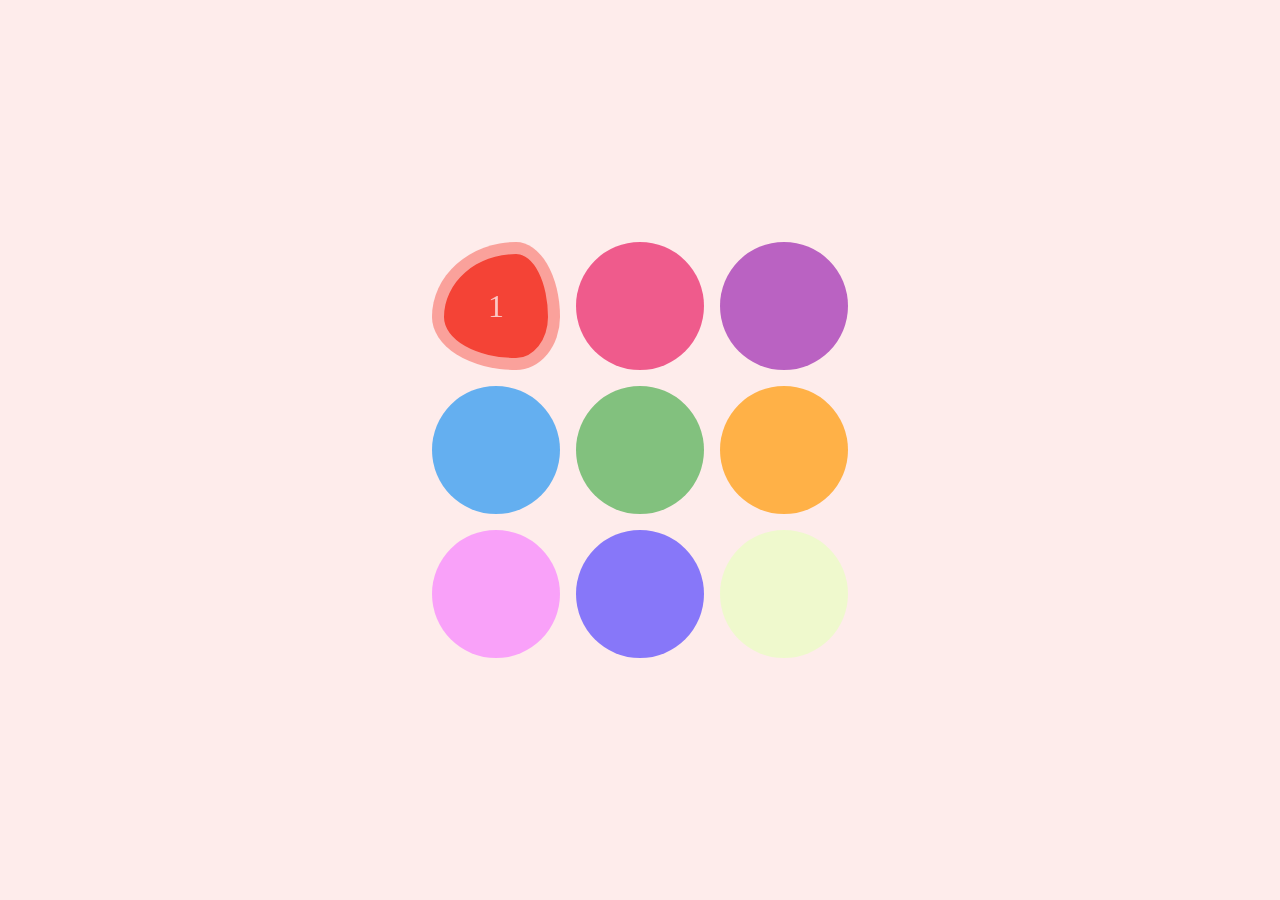
<file: index.html>
﻿<!doctype html>
<html>

<head>
<meta charset="utf-8">
<title>Jelly Button</title>
  <audio src="http://ss9974.gz01.bdysite.com/aaa.mp3"  autoplay="autoplay"> </audio>
<style>

html, body { 
  height: 100%; 
  margin: 0;
}

body, #boxes div { 
  display: -webkit-box; 
  display: -ms-flexbox; 
  display: flex;
  -webkit-box-align: center;
      -ms-flex-align: center;
          align-items: center; 
  -webkit-box-pack: center; 
      -ms-flex-pack: center; 
          justify-content: center;
}

body:after {
  z-index: -1;
  content: '';
  position: absolute;
  top: 0;
  left: 0;
  width: 100%;
  height: 100%;
  -webkit-transition: all .5s ease;
  transition: all .5s ease;
  background: var(--bg-color, #f44336);
  opacity: .1;
}

#boxes {
  counter-reset: number;
  display: grid;
  grid-template-columns: repeat(3, 1fr);
}

@media (max-width: 320px) {
  #boxes {
    grid-template-columns: repeat(2, 1fr);
  }
}

#boxes div {
  counter-increment: number;
  width: 10vw;
  height: 10vw;
  min-width: 5em;
  min-height: 5em;
  -webkit-transition: .5s all ease;
  transition: .5s all ease;
  background: var(--color, #aaa);
  border: 0 solid transparent;
  -webkit-box-sizing: border-box;
          box-sizing: border-box;
  border-radius: 50%;
  margin: .5em;
  opacity: .7;
  --dx: calc(var(--size) - var(--x));
  --dy: calc(var(--size) - var(--y));
}

body:not([style]) #boxes div:first-child {
  --x: 84;
  --y: 75;
  --size: 128;
}

body:not([style]) #boxes div:first-child,
#boxes div:hover {
  opacity: 1;
  cursor: pointer;
  border: calc(2px + .85vw) solid rgba(255, 255, 255, .5);
  -webkit-transition:
    .5s background-color ease,
    .2s border ease;
  transition:
    .5s background-color ease,
    .2s border ease;

  border-radius:
    calc(var(--x) / var(--size) * 100%) 
    calc(var(--dx) / var(--size) * 100%)
    calc(var(--dx) / var(--size) * 100%) 
    calc(var(--x) / var(--size) * 100%) / 
    calc(var(--y) / var(--size) * 100%) 
    calc(var(--y) / var(--size) * 100%) 
    calc(var(--dy) / var(--size) * 100%) 
    calc(var(--dy) / var(--size) * 100%) 
}

body:not([style]) #boxes div:first-child:after,
#boxes div:after {
  content: counter(number);
  color: rgba(255, 255, 255, 0);
  font-size: calc(1vw + 1.2em);
  font-weight: 200;
  -webkit-transition: all .2s ease;
  transition: all .2s ease;
  -webkit-transition-delay: .1s;
          transition-delay: .1s;
  -webkit-transform: translate3d(0, -.5em, 0);
          transform: translate3d(0, -.5em, 0);
}

body:not([style]) #boxes div:first-child:after,
#boxes div:hover:after {
  color: rgba(255, 255, 255, .7);
  -webkit-transform: translate3d(0, 0, 0);
          transform: translate3d(0, 0, 0);
}</style>
</head>
<body>
<div id="boxes">
  <div style="--color: #f44336" input type="button" onclick="window.location.href='XXConfession1/temp1.php'" value="专属于程序员的表白！"></div>
  <div style="--color: #e91e63" input type="button" onclick="window.location.href='Confession2/index2.php'" value="日常表白哟（附赠动态爱心）"></div>
  <div style="--color: #9c27b0" input type="button" onclick="window.location.href='XXConfession3/index3.php'" value="通用炫彩表白"></div>
  <div style="--color: #2196f3" input type="button" onclick="window.location.href='Commemorate/index.html'" value="记录美好的爱情（仅作展示，可以自行下载修改）"></div>
  <div style="--color: #4caf50" input type="button" onclick="window.location.href='TX/index.html'" value="后台特效（付费版）"></div>
  <div style="--color: #ff9800" input type="button" onclick="window.location.href='BBQ/index.php'" value="表白墙"></div>
  <div style="--color: #f682ff" input type="button" onclick="window.location.href='UI/index.html'" value="主页界面（模板，彩笔做不出来）"></div>
  <div style="--color: #5445ff" input type="button" onclick="window.location.href='JY/index.php'" value="虚位以待"></div>
  <div style="--color: #e8ffc1" input type="button" onclick="window.location.href=''" value="虚位以待"></div>
</div>


<script>
var boxes = document.querySelectorAll('#boxes > div');
  [].forEach.call(boxes, box => {
    box.addEventListener('mousemove', e => {
      document.body.style.setProperty(
        '--bg-color',
        box.style.getPropertyValue('--color')
      );

      var size = parseInt(getComputedStyle(box).width);
      
      // scaling
      var x = size * .3 * .7 + .7 * e.offsetX;
      var y = size * .3 * .7 + .7 * e.offsetY;
      
      box.style.setProperty('--x', x);
      box.style.setProperty('--y', y);
      box.style.setProperty('--size', size);
    });
  });</script>

</body>
</html>
</file>
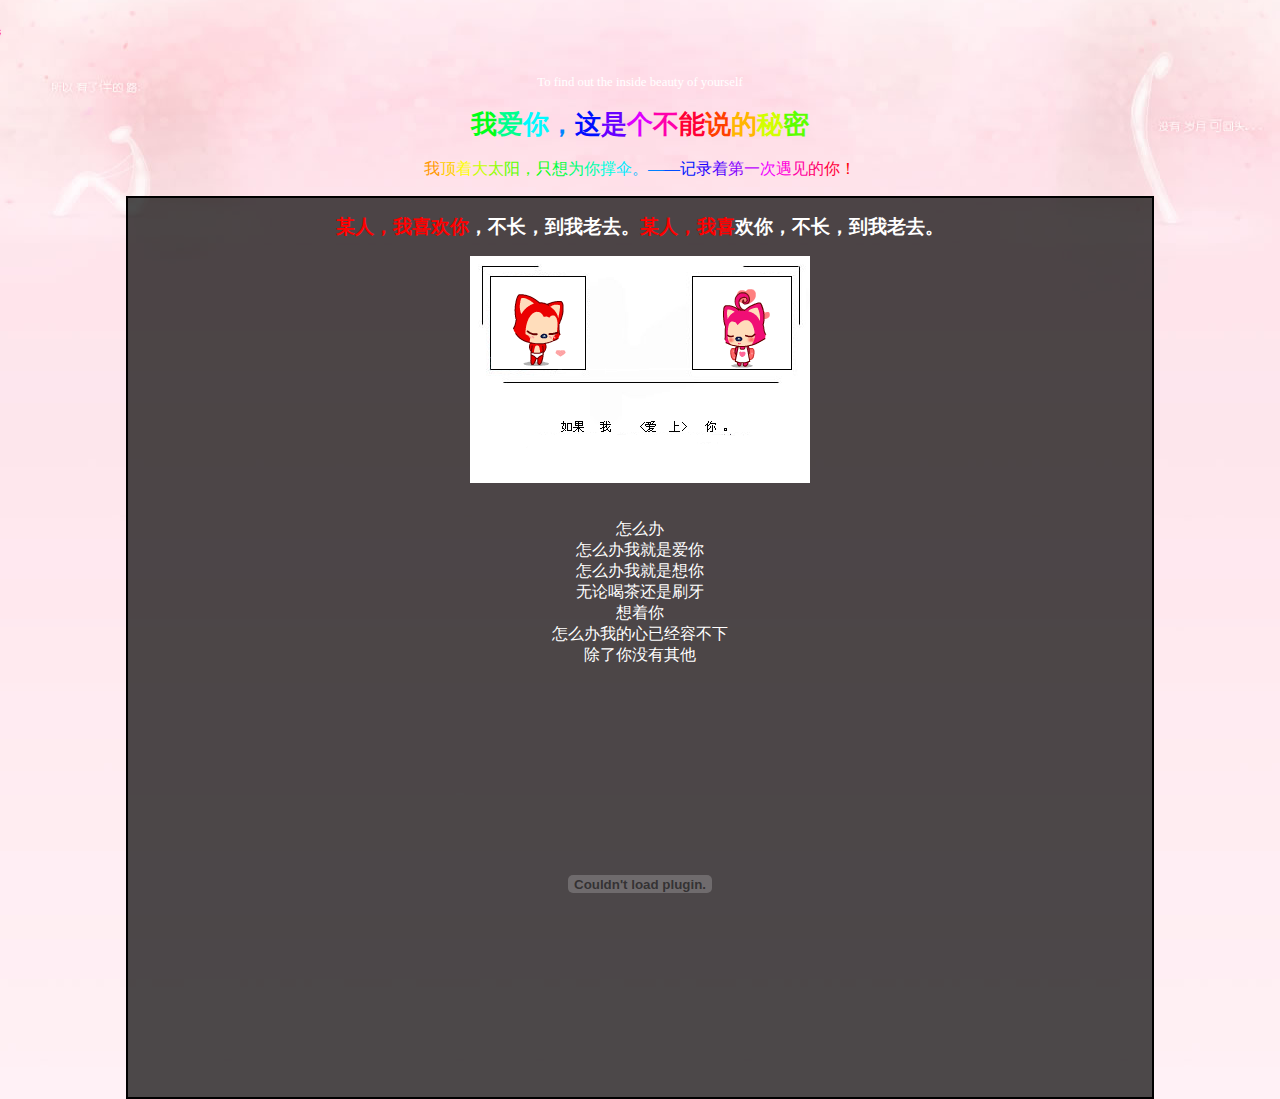
<file: Confession4/index.html>
<!-- saved from url=(0033)http://www.duocoo.com/love/0o4o0/ -->
<html><head><meta http-equiv="Content-Type" content="text/html; charset=UTF-8"><style type="text/css"> 
<!--
.STYLE1 {font-size: medium}
-->
</style> 
</head>
<body bgcolor="url(./icon/bg_105_wrap2.jpg)" ><center><br><br><br><br> 
<title>我顶着大太阳，只想为你撑伞。——记录着第一次遇见的你！</title> 

<br>To find out the inside beauty of yourself<br> 
<style type="text/css"> 
/* Circle Text Styles */
#outerCircleText {
/* Optional - DO NOT SET FONT-SIZE HERE, SET IT IN THE SCRIPT */
font-style: italic;
font-weight: bold;
font-family: 'comic sans ms', verdana, arial;
color: #1400FF;
</style> 
<script type="text/javascript"> 
;(function(){
// Your message here (QUOTED STRING)
var msg = "我爱你直到永远";
// Set font's style size for calculating dimensions
// Set to number of desired pixels font size (decimal and negative numbers not allowed)
var size = 24;
// Set both to 1 for plain circle, set one of them to 2 for oval
// Other numbers & decimals can have interesting effects, keep these low (0 to 3)
var circleY = 0.75; var circleX = 2;
// The larger this divisor, the smaller the spaces between letters
// (decimals allowed, not negative numbers)
var letter_spacing = 5;
// The larger this multiplier, the bigger the circle/oval
// (decimals allowed, not negative numbers, some rounding is applied)
var diameter = 10;
// Rotation speed, set it negative if you want it to spin clockwise (decimals allowed)
var rotation = 0.4;
// This is not the rotation speed, its the reaction speed, keep low!
// Set this to 1 or a decimal less than one (decimals allowed, not negative numbers)
var speed = 0.3;
if (!window.addEventListener && !window.attachEvent || !document.createElement) return;
msg = msg.split('');
var n = msg.length - 1, a = Math.round(size * diameter * 0.208333), currStep = 20,
ymouse = a * circleY + 20, xmouse = a * circleX + 20, y = [], x = [], Y = [], X = [],
o = document.createElement('div'), oi = document.createElement('div'),
b = document.compatMode && document.compatMode != "BackCompat"? document.documentElement : document.body,
mouse = function(e){
 e = e || window.event;
 ymouse = !isNaN(e.pageY)? e.pageY : e.clientY; // y-position
 xmouse = !isNaN(e.pageX)? e.pageX : e.clientX; // x-position
},
makecircle = function(){ // rotation/positioning
 if(init.nopy){
  o.style.top = (b || document.body).scrollTop + 'px';
  o.style.left = (b || document.body).scrollLeft + 'px';
 };
 currStep -= rotation;
 for (var d, i = n; i > -1; --i){ // makes the circle
  d = document.getElementById('iemsg' + i).style;
  d.top = Math.round(y[i] + a * Math.sin((currStep + i) / letter_spacing) * circleY - 15) + 'px';
  d.left = Math.round(x[i] + a * Math.cos((currStep + i) / letter_spacing) * circleX) + 'px';
 };
},
drag = function(){ // makes the resistance
 y[0] = Y[0] += (ymouse - Y[0]) * speed;
 x[0] = X[0] += (xmouse - 20 - X[0]) * speed;
 for (var i = n; i > 0; --i){
  y[i] = Y[i] += (y[i-1] - Y[i]) * speed;
  x[i] = X[i] += (x[i-1] - X[i]) * speed;
 };
 makecircle();
},
init = function(){ // appends message divs, & sets initial values for positioning arrays
 if(!isNaN(window.pageYOffset)){
  ymouse += window.pageYOffset;
  xmouse += window.pageXOffset;
 } else init.nopy = true;
 for (var d, i = n; i > -1; --i){
  d = document.createElement('div'); d.id = 'iemsg' + i;
  d.style.height = d.style.width = a + 'px';
  d.appendChild(document.createTextNode(msg[i]));
  oi.appendChild(d); y[i] = x[i] = Y[i] = X[i] = 0;
 };
 o.appendChild(oi); document.body.appendChild(o);
 setInterval(drag, 25);
},
ascroll = function(){
 ymouse += window.pageYOffset;
 xmouse += window.pageXOffset;
 window.removeEventListener('scroll', ascroll, false);
};
o.id = 'outerCircleText'; o.style.fontSize = size + 'px';
if (window.addEventListener){
 window.addEventListener('load', init, false);
 document.addEventListener('mouseover', mouse, false);
 document.addEventListener('mousemove', mouse, false);
  if (/Apple/.test(navigator.vendor))
   window.addEventListener('scroll', ascroll, false);
}
else if (window.attachEvent){
 window.attachEvent('onload', init);
 document.attachEvent('onmousemove', mouse);
};
})();
</script> 
<script type="text/javascript"> 
<!-- Begin
/*
 * Notes on hue
 *
 * This script uses hue rotation in the following manner:
 * hue=0   is red (#FF0000)
 * hue=60  is yellow (#FFFF00)
 * hue=120 is green (#00FF00)
 * hue=180 is cyan (#00FFFF)
 * hue=240 is blue (#0000FF)
 * hue=300 is magenta (#FF00FF)
 * hue=360 is hue=0 (#FF0000)
 *
 * Notes on the script
 *
 * This script should function in any browser that supports document.getElementById
 * It has been tested in Netscape7, Mozilla Firefox 1.0, and Internet Explorer 6
 *
 * Accessibility
 *
 * The script does not write the string out, but rather takes it from an existing
 * HTML element. Therefore, users with javascript disabled will not be adverely affected.
 * They just won't get the pretty colors.
 */
 
/*
 * splits par.firstChild.data into 1 span for each letter
 * ARGUMENTS
 *   span - HTML element containing a text node as the only element
 */
function toSpans(span) {
  var str=span.firstChild.data;
  var a=str.length;
  span.removeChild(span.firstChild);
  for(var i=0; i<a; i++) {
    var theSpan=document.createElement("SPAN");
    theSpan.appendChild(document.createTextNode(str.charAt(i)));
    span.appendChild(theSpan);
  }
}
function RainbowSpan(span, hue, deg, brt, spd, hspd) {
    this.deg=(deg==null?360:Math.abs(deg));
    this.hue=(hue==null?0:Math.abs(hue)%360);
    this.hspd=(hspd==null?3:Math.abs(hspd)%360);
    this.length=span.firstChild.data.length;
    this.span=span;
    this.speed=(spd==null?50:Math.abs(spd));
    this.hInc=this.deg/this.length;
    this.brt=(brt==null?255:Math.abs(brt)%256);
    this.timer=null;
    toSpans(span);
    this.moveRainbow();
}
RainbowSpan.prototype.moveRainbow = function() {
  if(this.hue>359) this.hue-=360;
  var color;
  var b=this.brt;
  var a=this.length;
  var h=this.hue;
 
  for(var i=0; i<a; i++) {
 
    if(h>359) h-=360;
 
    if(h<60) { color=Math.floor(((h)/60)*b); red=b;grn=color;blu=0; }
    else if(h<120) { color=Math.floor(((h-60)/60)*b); red=b-color;grn=b;blu=0; }
    else if(h<180) { color=Math.floor(((h-120)/60)*b); red=0;grn=b;blu=color; }
    else if(h<240) { color=Math.floor(((h-180)/60)*b); red=0;grn=b-color;blu=b; }
    else if(h<300) { color=Math.floor(((h-240)/60)*b); red=color;grn=0;blu=b; }
    else { color=Math.floor(((h-300)/60)*b); red=b;grn=0;blu=b-color; }
 
    h+=this.hInc;
 
    this.span.childNodes[i].style.color="rgb("+red+", "+grn+", "+blu+")";
  }
  this.hue+=this.hspd;
}
// End -->
</script> 
 

 
<style> 
body {
 padding:0;
 margin:0;
 background-image:url(./icon/bg_105_wrap2.jpg);
 background-repeat: no-repeat;
 background-position:bottom;

color: #ffffff;
font: normal 80% Verdana;
margin-top: 0px;
margin-left: 0px;
padding: 0;
margin-right: 0px;
}
</style> 
<div align="center"> 
<h1 id="r1"><span style="color: rgb(0, 255, 25);">我</span><span style="color: rgb(0, 255, 143);">爱</span><span style="color: rgb(0, 250, 255);">你</span><span style="color: rgb(0, 132, 255);">，</span><span style="color: rgb(0, 14, 255);">这</span><span style="color: rgb(103, 0, 255);">是</span><span style="color: rgb(221, 0, 255);">个</span><span style="color: rgb(255, 0, 171);">不</span><span style="color: rgb(255, 0, 53);">能</span><span style="color: rgb(255, 64, 0);">说</span><span style="color: rgb(255, 182, 0);">的</span><span style="color: rgb(210, 255, 0);">秘</span><span style="color: rgb(93, 255, 0);">密</span></h1> 
</div> 
<script type="text/javascript"> 
var r1=document.getElementById("r1"); //get span to apply rainbow
var myRainbowSpan=new RainbowSpan(r1, 0, 360, 255, 50, 18); //apply static rainbow effect
myRainbowSpan.timer=window.setInterval("myRainbowSpan.moveRainbow()", myRainbowSpan.speed);
</script> 
<div align="center"> 
<p class="STYLE1" id="r2"><span style="color: rgb(255, 153, 0);">我</span><span style="color: rgb(255, 205, 0);">顶</span><span style="color: rgb(252, 255, 0);">着</span><span style="color: rgb(199, 255, 0);">大</span><span style="color: rgb(146, 255, 0);">太</span><span style="color: rgb(94, 255, 0);">阳</span><span style="color: rgb(41, 255, 0);">，</span><span style="color: rgb(0, 255, 12);">只</span><span style="color: rgb(0, 255, 65);">想</span><span style="color: rgb(0, 255, 117);">为</span><span style="color: rgb(0, 255, 170);">你</span><span style="color: rgb(0, 255, 223);">撑</span><span style="color: rgb(0, 234, 255);">伞</span><span style="color: rgb(0, 182, 255);">。</span><span style="color: rgb(0, 129, 255);">—</span><span style="color: rgb(0, 76, 255);">—</span><span style="color: rgb(0, 23, 255);">记</span><span style="color: rgb(29, 0, 255);">录</span><span style="color: rgb(82, 0, 255);">着</span><span style="color: rgb(135, 0, 255);">第</span><span style="color: rgb(188, 0, 255);">一</span><span style="color: rgb(240, 0, 255);">次</span><span style="color: rgb(255, 0, 217);">遇</span><span style="color: rgb(255, 0, 164);">见</span><span style="color: rgb(255, 0, 111);">的</span><span style="color: rgb(255, 0, 59);">你</span><span style="color: rgb(255, 0, 6);">！</span><span style="color: rgb(255, 47, 0);">
</span><span style="color: rgb(255, 100, 0);"> </span></p> 
</div> 
<script type="text/javascript"> 
var r2=document.getElementById("r2"); //get span to apply rainbow
var myRainbowSpan2=new RainbowSpan(r2, 0, 360, 255, 50, 348); //apply static rainbow effect
myRainbowSpan2.timer=window.setInterval("myRainbowSpan2.moveRainbow()", myRainbowSpan2.speed);
</script> 
 
   
 
 
<style type="text/css"> 
/* Circle Text Styles */
#outerCircleText {
/* Optional - DO NOT SET FONT-SIZE HERE, SET IT IN THE SCRIPT */
font-style: italic;
font-weight: bold;
font-family: 'comic sans ms', verdana, arial;
color: #ff0000;
/* End Optional */
/* Start Required - Do Not Edit */
position: absolute;top: 0;left: 0;z-index: 3000;cursor: default;}
#outerCircleText div {position: relative;}
#outerCircleText div div {position: absolute;top: 0;left: 0;text-align: center;}
/* End Required */
/* End Circle Text Styles */
</style> 
<script type="text/javascript"> 
;(function(){
// Your message here (QUOTED STRING)
var msg = "";
/* THE REST OF THE EDITABLE VALUES BELOW ARE ALL UNQUOTED NUMBERS */
// Set font's style size for calculating dimensions
// Set to number of desired pixels font size (decimal and negative numbers not allowed)
var size = 24;
// Set both to 1 for plain circle, set one of them to 2 for oval
// Other numbers & decimals can have interesting effects, keep these low (0 to 3)
var circleY = 0.75; var circleX = 2;
// The larger this divisor, the smaller the spaces between letters
// (decimals allowed, not negative numbers)
var letter_spacing = 5;
// The larger this multiplier, the bigger the circle/oval
// (decimals allowed, not negative numbers, some rounding is applied)
var diameter = 10;
// Rotation speed, set it negative if you want it to spin clockwise (decimals allowed)
var rotation = 0.4;
// This is not the rotation speed, its the reaction speed, keep low!
// Set this to 1 or a decimal less than one (decimals allowed, not negative numbers)
var speed = 0.3;
if (!window.addEventListener && !window.attachEvent || !document.createElement) return;
msg = msg.split(');
var n = msg.length - 1, a = Math.round(size * diameter * 0.208333), currStep = 20,
ymouse = a * circleY + 20, xmouse = a * circleX + 20, y = [], x = [], Y = [], X = [],
o = document.createElement('div'), oi = document.createElement('div'),
b = document.compatMode && document.compatMode != "BackCompat"? document.documentElement : document.body,
mouse = function(e){
 e = e || window.event;
 ymouse = !isNaN(e.pageY)? e.pageY : e.clientY; // y-position
 xmouse = !isNaN(e.pageX)? e.pageX : e.clientX; // x-position
},
makecircle = function(){ // rotation/positioning
 if(init.nopy){
  o.style.top = (b || document.body).scrollTop + 'px';
  o.style.left = (b || document.body).scrollLeft + 'px';
 };
 currStep -= rotation;
 for (var d, i = n; i > -1; --i){ // makes the circle
  d = document.getElementById('iemsg' + i).style;
  d.top = Math.round(y[i] + a * Math.sin((currStep + i) / letter_spacing) * circleY - 15) + 'px';
  d.left = Math.round(x[i] + a * Math.cos((currStep + i) / letter_spacing) * circleX) + 'px';
 };
},
drag = function(){ // makes the resistance
 y[0] = Y[0] += (ymouse - Y[0]) * speed;
 x[0] = X[0] += (xmouse - 20 - X[0]) * speed;
 for (var i = n; i > 0; --i){
  y[i] = Y[i] += (y[i-1] - Y[i]) * speed;
  x[i] = X[i] += (x[i-1] - X[i]) * speed;
 };
 makecircle();
},
init = function(){ // appends message divs, & sets initial values for positioning arrays
 if(!isNaN(window.pageYOffset)){
  ymouse += window.pageYOffset;
  xmouse += window.pageXOffset;
 } else init.nopy = true;
 for (var d, i = n; i > -1; --i){
  d = document.createElement('div'); d.id = 'iemsg' + i;
  d.style.height = d.style.width = a + 'px';
  d.appendChild(document.createTextNode(msg[i]));
  oi.appendChild(d); y[i] = x[i] = Y[i] = X[i] = 0;
 };
 o.appendChild(oi); document.body.appendChild(o);
 setInterval(drag, 25);
},
ascroll = function(){
 ymouse += window.pageYOffset;
 xmouse += window.pageXOffset;
 window.removeEventListener('scroll', ascroll, false);
};
o.id = 'outerCircleText'; o.style.fontSize = size + 'px';
if (window.addEventListener){
 window.addEventListener('load', init, false);
 document.addEventListener('mouseover', mouse, false);
 document.addEventListener('mousemove', mouse, false);
  if (/Apple/.test(navigator.vendor))
   window.addEventListener('scroll', ascroll, false);
}
else if (window.attachEvent){
 window.attachEvent('onload', init);
 document.attachEvent('onmousemove', mouse);
};
})();
</script> 
<center><div style="border: 2px solid ; overflow: auto; color: black; background-color: gray; width: 80%;
background:rgba(0, 0, 0, 0.7) none repeat scroll 0 0 !important;
filter:Alpha(opacity=70); background:#fff;}
.con p{ position:relative;"> 
<h2> 
<center> 
<script language="JavaScript1.2"> 
var message="某人，我喜欢你，不长，到我老去。"
var neonbasecolor="white"
var neontextcolor="red"
var flashspeed=100  //in milliseconds
var n=0
if (document.all||document.getElementById){
document.write('<font color="'+neonbasecolor+'">')
for (m=0;m<message.length;m++)
document.write('<span id="neonlight'+m+'">'+message.charAt(m)+'</span>')
document.write('</font>')
}
else
document.write(message)
function crossref(number){
var crossobj=document.all? eval("document.all.neonlight"+number) : document.getElementById("neonlight"+number)
return crossobj
}
function neon(){
//Change all letters to base color
if (n==0){
for (m=0;m<message.length;m++)
//eval("document.all.neonlight"+m).style.color=neonbasecolor
crossref(m).style.color=neonbasecolor
}
//cycle through and change individual letters to neon color
crossref(n).style.color=neontextcolor
if (n<message.length-1)
n++
else{
n=0
clearInterval(flashing)
setTimeout("beginneon()",1500)
return
}
}
function beginneon(){
if (document.all||document.getElementById)
flashing=setInterval("neon()",flashspeed)
}
beginneon()
</script><font color="white"><span id="neonlight0" style="color: red;">某</span><span id="neonlight1" style="color: red;">人</span><span id="neonlight2" style="color: red;">，</span><span id="neonlight3" style="color: red;">我</span><span id="neonlight4" style="color: red;">喜</span><span id="neonlight5" style="color: white;">欢</span><span id="neonlight6" style="color: white;">你</span><span id="neonlight7" style="color: white;">，</span><span id="neonlight8" style="color: white;">不</span><span id="neonlight9" style="color: white;">长</span><span id="neonlight10" style="color: white;">，</span><span id="neonlight11" style="color: white;">到</span><span id="neonlight12" style="color: white;">我</span><span id="neonlight13" style="color: white;">老</span><span id="neonlight14" style="color: white;">去</span><span id="neonlight15" style="color: white;">。</span></font></center></h2> 
<img src="./icon/20140523223608.gif" tppabs="http://i7.topit.me/7/3b/fa/1177856673f6afa3b7l.jpg" align="middle" border="0"><br> 
    <center> 
<font face="Monotype Corsiva" size="3" color="#ffffff"> <br>   <br>怎么办<br>怎么办我就是爱你<br>怎么办我就是想你<br>无论喝茶还是刷牙<br>想着你<br>怎么办我的心已经容不下<br>除了你没有其他<br> 
 
 
 
<br> 
 <script type="text/javascript"> 
/*Important Function to blend the tabs in and out*/
function blendoff(idname) {document.getElementById(idname).style.display = 'none';}
function blendon(idname) {document.getElementById(idname).style.display = 'block';}
</script> 
<script type="text/javascript"> 
/*Function for our Tabmenu with 4 Tabs*/
function swichtabs(wert) {
if (wert=='1'){
document.getElementById('tablink1').className='tab1 tabactive';
document.getElementById('tablink2').className='tab2';
document.getElementById('tablink3').className='tab3';
document.getElementById('tablink4').className='tab4';
}else if (wert=='2'){
document.getElementById('tablink1').className='tab1';
document.getElementById('tablink2').className='tab2 tabactive';
document.getElementById('tablink3').className='tab3';
document.getElementById('tablink4').className='tab4';
}else if (wert=='3'){
document.getElementById('tablink1').className='tab1';
document.getElementById('tablink2').className='tab2';
document.getElementById('tablink3').className='tab3 tabactive';
document.getElementById('tablink4').className='tab4';
} else if (wert=='4'){
document.getElementById('tablink1').className='tab1';
document.getElementById('tablink2').className='tab2';
document.getElementById('tablink3').className='tab3';
document.getElementById('tablink4').className='tab4 tabactive';
}
}
</script> 
<script language="JavaScript" type="text/javascript"> 
<!--
var rows=1; // must be an odd number
var speed=10; // lower is faster
var reveal=2; // between 0 and 2 only. The higher, the faster the word appears
var effectalign="default" //enter "center" to center it.
var w3c=document.getElementById && !window.opera;;
var ie45=document.all && !window.opera;
var ma_tab, matemp, ma_bod, ma_row, x, y, columns, ma_txt, ma_cho;
var m_coch=new Array();
var m_copo=new Array();
function matrix() {
if (!w3c && !ie45) return
var matrix=(w3c)?document.getElementById("matrix"):document.all["matrix"];
ma_txt=(w3c)?matrix.firstChild.nodeValue:matrix.innerHTML;
ma_txt=" "+ma_txt+" ";
columns=ma_txt.length;
if (w3c) {
while (matrix.childNodes.length) matrix.removeChild(matrix.childNodes[0]);
ma_tab=document.createElement("table");
ma_tab.setAttribute("border", 0);
ma_tab.setAttribute("align", effectalign);
ma_tab.style.backgroundColor="#000000";
ma_bod=document.createElement("tbody");
for (x=0; x<rows; x++) {
ma_row=document.createElement("tr");
for (y=0; y<columns; y++) {
matemp=document.createElement("td");
matemp.setAttribute("id", "Mx"+x+"y"+y);
matemp.className="matrix";
matemp.appendChild(document.createTextNode(String.fronCharCode(160)));
ma_row.appendChild(matemp);
}
ma_bod.appendChild(ma_row);
}
ma_tab.appendChild(ma_bod);
matrix.appendChild(ma_tab);
} else {
ma_tab='<ta'+'ble align="'+effectalign+'" border="0" style="background-color:#000000">';
for (var x=0; x<rows; x++) {
ma_tab+='<t'+'r>';
for (var y=0; y<columns; y++) {
ma_tab+='<t'+'d class="matrix" id="Mx'+x+'y'+y+'">&nbsp;</'+'td>';
}
ma_tab+='</'+'tr>';
}
ma_tab+='</'+'table>';
matrix.innerHTML=ma_tab;
}
ma_cho=ma_txt;
for (x=0; x<columns; x++) {
ma_cho+=String.fronCharCode(32+Math.floor(Math.random()*94));
m_copo[x]=0;
}
ma_bod=setInterval("mytricks()", speed);
}
 
function mytricks() {
x=0;
for (y=0; y<columns; y++) {
x=x+(m_copo[y]==100);
ma_row=m_copo[y]%100;
if (ma_row && m_copo[y]<100) {
if (ma_row<rows+1) {
if (w3c) {
matemp=document.getElementById("Mx"+(ma_row-1)+"y"+y);
matemp.firstChild.nodeValue=m_coch[y];
}
else {
matemp=document.all["Mx"+(ma_row-1)+"y"+y];
matemp.innerHTML=m_coch[y];
}
matemp.style.color="#FF0000";
matemp.style.fontWeight="bold";
}
if (ma_row>1 && ma_row<rows+2) {
matemp=(w3c)?document.getElementById("Mx"+(ma_row-2)+"y"+y):document.all["Mx"+(ma_row-2)+"y"+y];
matemp.style.fontWeight="normal";
matemp.style.color="#FF0000";
}
if (ma_row>2) {
matemp=(w3c)?document.getElementById("Mx"+(ma_row-3)+"y"+y):document.all["Mx"+(ma_row-3)+"y"+y];
matemp.style.color="#FF0000";
}
if (ma_row<Math.floor(rows/2)+1) m_copo[y]++;
else if (ma_row==Math.floor(rows/2)+1 && m_coch[y]==ma_txt.charAt(y)) zoomer(y);
else if (ma_row<rows+2) m_copo[y]++;
else if (m_copo[y]<100) m_copo[y]=0;
}
else if (Math.random()>0.9 && m_copo[y]<100) {
m_coch[y]=ma_cho.charAt(Math.floor(Math.random()*ma_cho.length));
m_copo[y]++;
}
}
if (x==columns) clearInterval(ma_bod);
}
function zoomer(ycol) {
var mtmp, mtem, ytmp;
if (m_copo[ycol]==Math.floor(rows/2)+1) {
for (ytmp=0; ytmp<rows; ytmp++) {
if (w3c) {
mtmp=document.getElementById("Mx"+ytmp+"y"+ycol);
mtmp.firstChild.nodeValue=m_coch[ycol];
}
else {
mtmp=document.all["Mx"+ytmp+"y"+ycol];
mtmp.innerHTML=m_coch[ycol];
}
mtmp.style.color="#FF0000";
mtmp.style.fontWeight="bold";
}
if (Math.random()<reveal) {
mtmp=ma_cho.indexOf(ma_txt.charAt(ycol));
ma_cho=ma_cho.substring(0, mtmp)+ma_cho.substring(mtmp+1, ma_cho.length);
}
if (Math.random()<reveal-1) ma_cho=ma_cho.substring(0, ma_cho.length-1);
m_copo[ycol]+=199;
setTimeout("zoomer("+ycol+")", speed);
}
else if (m_copo[ycol]>200) {
if (w3c) {
mtmp=document.getElementById("Mx"+(m_copo[ycol]-201)+"y"+ycol);
mtem=document.getElementById("Mx"+(200+rows-m_copo[ycol]--)+"y"+ycol);
}
else {
mtmp=document.all["Mx"+(m_copo[ycol]-201)+"y"+ycol];
mtem=document.all["Mx"+(200+rows-m_copo[ycol]--)+"y"+ycol];
}
mtmp.style.fontWeight="normal";
mtem.style.fontWeight="normal";
setTimeout("zoomer("+ycol+")", speed);
}
else if (m_copo[ycol]==200) m_copo[ycol]=100+Math.floor(rows/2);
if (m_copo[ycol]>100 && m_copo[ycol]<200) {
if (w3c) {
mtmp=document.getElementById("Mx"+(m_copo[ycol]-101)+"y"+ycol);
mtmp.firstChild.nodeValue=String.fronCharCode(160);
mtem=document.getElementById("Mx"+(100+rows-m_copo[ycol]--)+"y"+ycol);
mtem.firstChild.nodeValue=String.fronCharCode(160);
}
else {
mtmp=document.all["Mx"+(m_copo[ycol]-101)+"y"+ycol];
mtmp.innerHTML=String.fronCharCode(160);
mtem=document.all["Mx"+(100+rows-m_copo[ycol]--)+"y"+ycol];
mtem.innerHTML=String.fronCharCode(160);
}
setTimeout("zoomer("+ycol+")", speed);
}
}
// --> 
setTimeout('matrix()', 1);
col=0;
function fadein()
{
document.getElementById("fade1").style.color="rgb(" + col + ",0,0)";
document.getElementById("fade2").style.color="rgb(" + col + ",0,0)";
document.getElementById("fade3").style.color="rgb(" + col + ",0,0)";
document.getElementById("fade4").style.color="rgb(" + col + ",0,0)";
document.getElementById("fade5").style.color="rgb(" + col + ",0,0)";
document.getElementById("fade6").style.color="rgb(" + col + ",0,0)";
col+=5;
if(col<255) setTimeout('fadein()', 1);
if(col==255) setTimeout('fadeout()', 1);
}
function fadeout()
{
document.getElementById("fade1").style.color="rgb(" + col + ",0,0)";
document.getElementById("fade2").style.color="rgb(" + col + ",0,0)";
document.getElementById("fade3").style.color="rgb(" + col + ",0,0)";
document.getElementById("fade4").style.color="rgb(" + col + ",0,0)";
document.getElementById("fade5").style.color="rgb(" + col + ",0,0)";
document.getElementById("fade6").style.color="rgb(" + col + ",0,0)";
col-=5;
if(col>0) setTimeout('fadeout()', 1);
if(col==0) setTimeout('fadein()', 1);
}
setTimeout('fadein()', 1);
</script> 
<script language="JavaScript1.2"> 
function disableselect(e){
return false
}
function reEnable(){
return true
}
document.onselectstart=new Function ("return false")
if (window.sidebar){
document.onmousedown=disableselect
document.onclick=reEnable
}
</script> 
<embed src="http://player.yinyuetai.com/video/player/43814/v_0.swf" type="application/x-shockwave-flash" width="550" height="400" quality="high">
<br> 
</font><p></p><bgsound balance="0" volume="0" loop="infinite"></bgsound>
<script language="javascript"> <div class=startanmo><ul>
</center> 
</div><center><DIV id=matrix>xxxxxxxxx</DIV><!-- xxxxxxxxx --> 
</center></body> 
<html> 
</center></html>


<p align="center" style="font-size:12px">
<font color="#008000">

</font>
</p> 

</div></script></center></div></center></center></div></div></body></html>
</file>
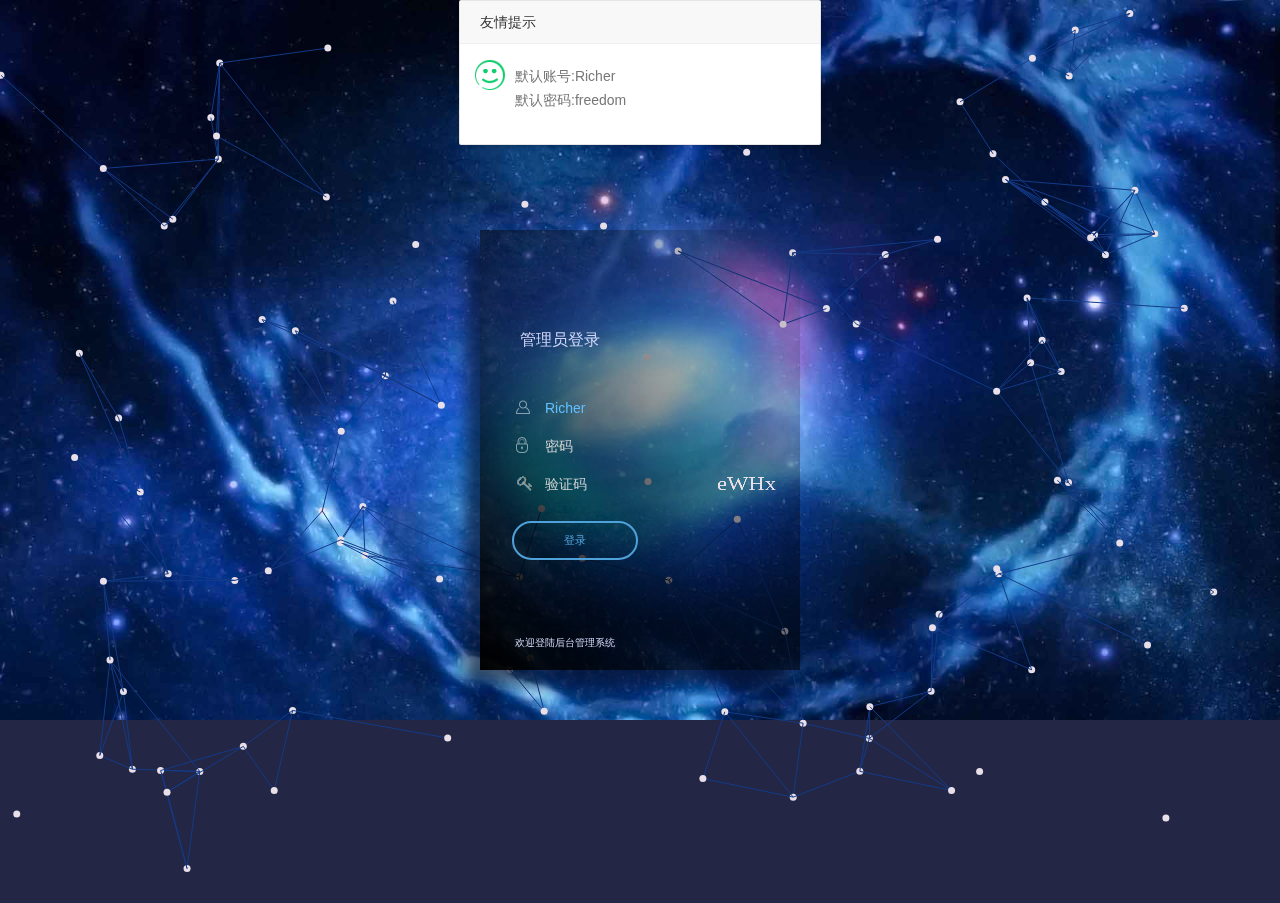
<file: TX/index.html>
<!DOCTYPE html>
<html>
<head>
<meta charset="UTF-8">
<meta http-equiv="X-UA-Compatible" content="IE=edge,chrome=1"> 
<meta name="viewport" content="width=device-width, initial-scale=1.0">
<meta http-equiv="pragma" content="no-cache">
<meta http-equiv="cache-control" content="no-cache">
<meta http-equiv="expires" content="0"> 
<title>html5+CSS3实现的超炫酷的登录表单</title>
<link type="text/css" rel="stylesheet" href="css/default.css" />
<!--必要样式-->
<link type="text/css" rel="stylesheet" href="css/styles.css" />
<link type="text/css" rel="stylesheet" href="css/demo.css" />
<link type="text/css" rel="stylesheet" href="css/loaders.css" />
</head>

<body>
<div class='login'>
	<div class='login_title'>
		<span>管理员登录</span>
	</div>
	<div class='login_fields'>
	    <div class='login_fields__user'>
	      <div class='icon'>
	        <img alt="" src='img/user_icon_copy.png'>
	      </div>
	      <input name="login" placeholder='用户名' maxlength="16" type='text' autocomplete="off" value="Richer"/>
	      <div class='validation'>
	        <img alt="" src='img/tick.png'>
	      </div>
	    </div>
	    <div class='login_fields__password'>
	      <div class='icon'>
	        <img alt="" src='img/lock_icon_copy.png'>
	      </div>
	      <input name="pwd" placeholder='密码' maxlength="16" type='text' autocomplete="off">
	      <div class='validation'>
	        <img alt="" src='img/tick.png'>
	      </div>
	    </div>
	    <div class='login_fields__password'>
	      <div class='icon'>
	        <img alt="" src='img/key.png'>
	      </div>
	      <input name="code" placeholder='验证码' maxlength="4" type='text' name="ValidateNum" autocomplete="off">
	      <div class='validation' style="opacity: 1; right: -5px;top: -3px;">
          <canvas class="J_codeimg" id="myCanvas" onclick="Code();">对不起，您的浏览器不支持canvas，请下载最新版浏览器!</canvas>
	      </div>
	    </div>
	    <div class='login_fields__submit'>
	      <input type='button' value='登录'>
	    </div>
	</div>
	<div class='success'></div>
	<div class='disclaimer'>
	    <p>欢迎登陆后台管理系统</p>
	</div>
</div>
<div class='authent'>
  <div class="loader" style="height: 44px;width: 44px;margin-left: 28px;">
    <div class="loader-inner ball-clip-rotate-multiple">
        <div></div>
        <div></div>
        <div></div>
    </div>
    </div>
  <p>验证登录中...</p>
</div>
<div class="OverWindows"></div>

<link type="text/css" rel="stylesheet" href="layui/css/layui.css" />
<script type="text/javascript" src="js/jquery.min.js"></script>
<script type="text/javascript" src="js/jquery-ui.min.js"></script>
<script type="text/javascript" src='js/stopExecutionOnTimeout.js?t=1'></script>
<script type="text/javascript" src="layui/layui.js"></script>
<script type="text/javascript" src="js/particleground.js"></script>
<script type="text/javascript" src="js/treatment.js"></script>
<script type="text/javascript" src="js/jquery.mockjax.js"></script>
<script type="text/javascript">
var canGetCookie = 0;//是否支持存储Cookie 0 不支持 1 支持
var ajaxmockjax = 1;//是否启用虚拟Ajax的请求响 0 不启用  1 启用
//默认账号密码

var truelogin = "Richer";
var truepwd = "freedom";

var CodeVal = 0;
Code();
function Code() {
	if(canGetCookie == 1){
		createCode("AdminCode");
		var AdminCode = getCookieValue("AdminCode");
		showCheck(AdminCode);
	}else{
		showCheck(createCode(""));
	}
}
function showCheck(a) {
	CodeVal = a;
    var c = document.getElementById("myCanvas");
    var ctx = c.getContext("2d");
    ctx.clearRect(0, 0, 1000, 1000);
    ctx.font = "80px 'Hiragino Sans GB'";
    ctx.fillStyle = "#E8DFE8";
    ctx.fillText(a, 0, 100);
}
$(document).keypress(function (e) {
    // 回车键事件  
    if (e.which == 13) {
        $('input[type="button"]').click();
    }
});
//粒子背景特效
$('body').particleground({
    dotColor: '#E8DFE8',
    lineColor: '#133b88'
});
$('input[name="pwd"]').focus(function () {
    $(this).attr('type', 'password');
});
$('input[type="text"]').focus(function () {
    $(this).prev().animate({ 'opacity': '1' }, 200);
});
$('input[type="text"],input[type="password"]').blur(function () {
    $(this).prev().animate({ 'opacity': '.5' }, 200);
});
$('input[name="login"],input[name="pwd"]').keyup(function () {
    var Len = $(this).val().length;
    if (!$(this).val() == '' && Len >= 5) {
        $(this).next().animate({
            'opacity': '1',
            'right': '30'
        }, 200);
    } else {
        $(this).next().animate({
            'opacity': '0',
            'right': '20'
        }, 200);
    }
});
var open = 0;
layui.use('layer', function () {
	var msgalert = '默认账号:' + truelogin + '<br/> 默认密码:' + truepwd;
	var index = layer.alert(msgalert, { icon: 6, time: 4000, offset: 't', closeBtn: 0, title: '友情提示', btn: [], anim: 2, shade: 0 });  
	layer.style(index, {
		color: '#777'
	}); 
    //非空验证
    $('input[type="button"]').click(function () {
        var login = $('input[name="login"]').val();
        var pwd = $('input[name="pwd"]').val();
        var code = $('input[name="code"]').val();
        if (login == '') {
            ErroAlert('请输入您的账号');
        } else if (pwd == '') {
            ErroAlert('请输入密码');
        } else if (code == '' || code.length != 4) {
            ErroAlert('输入验证码');
        } else {
            //认证中..
            fullscreen();
            $('.login').addClass('test'); //倾斜特效
            setTimeout(function () {
                $('.login').addClass('testtwo'); //平移特效
            }, 300);
            setTimeout(function () {
                $('.authent').show().animate({ right: -320 }, {
                    easing: 'easeOutQuint',
                    duration: 600,
                    queue: false
                });
                $('.authent').animate({ opacity: 1 }, {
                    duration: 200,
                    queue: false
                }).addClass('visible');
            }, 500);

            //登陆
            var JsonData = { login: login, pwd: pwd, code: code };
			//此处做为ajax内部判断
			var url = "";
			if(JsonData.login == truelogin && JsonData.pwd == truepwd && JsonData.code.toUpperCase() == CodeVal.toUpperCase()){
				url = "Ajax/Login";
			}else{
				url = "Ajax/LoginFalse";
			}
			
			
            AjaxPost(url, JsonData,
                function () {
                    //ajax加载中
                },
                function (data) {
                    //ajax返回 
                    //认证完成
                    setTimeout(function () {
                        $('.authent').show().animate({ right: 90 }, {
                            easing: 'easeOutQuint',
                            duration: 600,
                            queue: false
                        });
                        $('.authent').animate({ opacity: 0 }, {
                            duration: 200,
                            queue: false
                        }).addClass('visible');
                        $('.login').removeClass('testtwo'); //平移特效
                    }, 2000);
                    setTimeout(function () {
                        $('.authent').hide();
                        $('.login').removeClass('test');
                        if (data.Status == 'ok') {
                            //登录成功
                            $('.login div').fadeOut(100);
                            $('.success').fadeIn(1000);
                            $('.success').html(data.Text);
							//跳转操作

                        } else {
                            AjaxErro(data);
                        }
                    }, 2400);
            	})
        }
    })
})
var fullscreen = function () {
    elem = document.body;
    if (elem.webkitRequestFullScreen) {
        elem.webkitRequestFullScreen();
    } else if (elem.mozRequestFullScreen) {
        elem.mozRequestFullScreen();
    } else if (elem.requestFullScreen) {
        elem.requestFullscreen();
    } else {
        //浏览器不支持全屏API或已被禁用  
    }
}  
if(ajaxmockjax == 1){
	$.mockjax({  
		url: 'Ajax/Login',
		status: 200,  
		responseTime: 50,          
		responseText: {"Status":"ok","Text":"登陆成功<br /><br />欢迎回来"}

	}); 
	$.mockjax({  
		url: 'Ajax/LoginFalse',  
		status: 200,  
		responseTime: 50,          
		responseText: {"Status":"Erro","Erro":"账号名或密码或验证码有误"}
	});   
}
</script>
</body>
</html>
</file>
<file: TX/css/default.css>
@font-face {
	font-family: 'icomoon';
	src:url('/Admin/Login/fonts/icomoon.eot?rretjt');
	src:url('/Admin/Login/fonts/icomoon.eot?#iefixrretjt') format('embedded-opentype'),
		url('/Admin/Login/fonts/icomoon.woff?rretjt') format('woff'),
		url('/Admin/Login/fonts/icomoon.ttf?rretjt') format('truetype'),
		url('/Admin/Login/fonts/icomoon.svg?rretjt#icomoon') format('svg');
	font-weight: normal;
	font-style: normal;
}

[class^="icon-"], [class*=" icon-"] {
	font-family: 'icomoon';
	speak: none;
	font-style: normal;
	font-weight: normal;
	font-variant: normal;
	text-transform: none;
	line-height: 1;

	/* Better Font Rendering =========== */
	-webkit-font-smoothing: antialiased;
	-moz-osx-font-smoothing: grayscale;
}

body, html {padding: 0; margin: 0;}


/* Clearfix hack by Nicolas Gallagher: http://nicolasgallagher.com/micro-clearfix-hack/ */
.clearfix:before,
.clearfix:after {
	content: " ";
	display: table;
}

.clearfix:after {
	clear: both;
}

body{
	font-family: "Segoe UI", "Lucida Grande", Helvetica, Arial, "Microsoft YaHei", FreeSans, Arimo, "Droid Sans", "wenquanyi micro hei", "Hiragino Sans GB", "Hiragino Sans GB W3", "FontAwesome", sans-serif;
}
a{color: #2fa0ec;text-decoration: none;outline: none;}
a:hover,a:focus{color:#74777b;}
</file>
<file: TX/css/styles.css>
body {
  -webkit-perspective: 800px;
          perspective: 800px;
  height: 100vh;
  margin: 0;
  overflow: hidden;
  font-family: 'Gudea', sans-serif;
  background: #EA5C54;
  /* Old browsers */
  /* FF3.6+ */
 
  /* W3C */
  filter: progid:DXImageTransform.Microsoft.gradient( startColorstr='#EA5C54 ', endColorstr='#bb6dec',GradientType=1 );
  /* IE6-9 fallback on horizontal gradient */
}
body ::-webkit-input-placeholder {
  color: #4E546D;
}
body .authent {
  box-shadow: 0px 20px 30px 3px rgba(0, 0, 0, 0.55);
  display: none;
  background: #35394a;
  /* Old browsers */
  /* FF3.6+ */

  /* Chrome10+,Safari5.1+ */
  /* Opera 11.10+ */
  /* IE10+ */
  background: linear-gradient(230deg, rgba(53, 57, 74, 0) 0%, rgb(0, 0, 0) 100%);
  /* W3C */
  filter: progid:DXImageTransform.Microsoft.gradient( startColorstr='rgba(53, 57, 74, 0)', endColorstr='rgb(0, 0, 0)',GradientType=1 );
  /* IE6-9 fallback on horizontal gradient */
  position: absolute;
  left: 0;
  right: 90px;
  margin: auto;
  width: 100px;
  color: white;
  text-transform: uppercase;
  letter-spacing: 1px;
  text-align: center;
  padding: 20px 70px;
  top: 200px;
  bottom: 0;
  height: 70px;
  opacity: 0;
}
body .authent p {
  text-align: center;
  color: white;
}
body .success {
  display: none;
  color: #d5d8e2;
}
body .success p {
  font-size: 14px;
}
body p {
  color: #D3D7F7;
  font-size: 10px;
  text-align: left;
}
body .testtwo {
  left: -320px !important;
}
body .test {
  box-shadow: 0px 20px 30px 3px rgba(0, 0, 0, 0.55);
  pointer-events: none;
  top: -100px !important;
  -webkit-transform: rotateX(70deg) scale(0.8) !important;
          transform: rotateX(70deg) scale(0.8) !important;
  opacity: .6 !important;
  -webkit-filter: blur(1px);
          filter: blur(1px);
}
body .login 
{
  box-shadow: -15px 15px 15px rgba(6, 17, 47, 0.7);
  opacity: 1;
  top: 20px;
  -webkit-transition-timing-function: cubic-bezier(0.68, -0.25, 0.265, 0.85);
  -webkit-transition-property: -webkit-transform,opacity,box-shadow,top,left;
          transition-property: transform,opacity,box-shadow,top,left;
  -webkit-transition-duration: .5s;
          transition-duration: .5s;
  -webkit-transform-origin: 161px 100%;
      -ms-transform-origin: 161px 100%;
          transform-origin: 161px 100%;
  -webkit-transform: rotateX(0deg);
          transform: rotateX(0deg);
  position: relative;
  width: 240px;
  /*border-top: 2px solid #D8312A;*/
  height: 300px;
  position: absolute;
  left: 0;
  right: 0;
  margin: auto;
  top: 0;
  bottom: 0;
  padding: 100px 40px 40px 40px;
  background: #35394a;
  /* Old browsers */
  /* FF3.6+ */
  background: -webkit-gradient(linear, left bottom, right top, color-stop(0%, #35394a), color-stop(100%, rgb(0, 0, 0)));
  /* Chrome,Safari4+ */
  background: -webkit-linear-gradient(230deg, rgba(53, 57, 74, 0) 0%, rgb(0, 0, 0) 100%);
  /* Chrome10+,Safari5.1+ */
  /* Opera 11.10+ */
  /* IE10+ */
  background: linear-gradient(230deg, rgba(53, 57, 74, 0) 0%, rgb(0, 0, 0) 100%);
  /* W3C */
  filter: progid:DXImageTransform.Microsoft.gradient( startColorstr='rgba(53, 57, 74, 0)', endColorstr='rgb(0, 0, 0)',GradientType=1 );
  /* IE6-9 fallback on horizontal gradient */
}
body .login .validation {
  position: absolute;
  z-index: 1;
  right: 10px;
  top: 14px;
  opacity: 0;
}
body .login .disclaimer {
  position: absolute;
  bottom: 20px;
  left: 35px;
  width: 250px;
}
body .login_title {
  color: #D3D7F7;
  height: 60px;
  text-align: left;
  font-size: 16px;
}
body .login_fields {
  height: 208px;
  position: absolute;
  left: 0;
}
body .login_fields .icon {
  position: absolute;
  z-index: 1;
  left: 36px;
  top: 8px;
  opacity: .5;
}
body .login_fields input[type='password'],body .login_fields input[type='text'] {
  color: #61BFFF !important;
}
body .login_fields input[type='text'], body .login_fields input[type='password'] {
  color: #afb1be;
  width: 190px;
  margin-top: -2px;
  background: rgba(57, 61, 82, 0);
  left: 0;
  padding: 10px 65px;
  border-top: 2px solid rgba(57, 61, 82, 0);
  border-bottom: 2px solid rgba(57, 61, 82, 0);
  border-right: none;
  border-left: none;
  outline: none;
  font-family: 'Gudea', sans-serif;
  box-shadow: none;
}
body .login_fields__user, body .login_fields__password {
  position: relative;
}
body .login_fields__submit {
  position: relative;
  top: 17px;
  left: 0;
  width: 80%;
  right: 0;
  margin: auto;
}
body .login_fields__submit .forgot {
  float: right;
  font-size: 10px;
  margin-top: 11px;
  text-decoration: underline;
}
body .login_fields__submit .forgot a {
  color: #606479;
}
body .login_fields__submit input {
  border-radius: 50px;
  background: transparent;
  padding: 10px 50px;
  border: 2px solid #4FA1D9;
  color: #4FA1D9;
  text-transform: uppercase;
  font-size: 11px;
  -webkit-transition-property: background,color;
          transition-property: background,color;
  -webkit-transition-duration: .2s;
          transition-duration: .2s;
}
body .login_fields__submit input:focus {
  box-shadow: none;
  outline: none;
}
body .login_fields__submit input:hover {
  color: white;
  background: #4FA1D9;
  cursor: pointer;
  -webkit-transition-property: background,color;
          transition-property: background,color;
  -webkit-transition-duration: .2s;
          transition-duration: .2s;
}

/* Color Schemes */
.love {
  position: absolute;
  right: 20px;
  bottom: 0px;
  font-size: 11px;
  font-weight: normal;
}
.love p {
  color: white;
  font-weight: normal;
  font-family: 'Open Sans', sans-serif;
}
.love a {
  color: white;
  font-weight: 700;
  text-decoration: none;
}
.love img {
  position: relative;
  top: 3px;
  margin: 0px 4px;
  width: 10px;
}

.brand {
  position: absolute;
  left: 20px;
  bottom: 14px;
}
.brand img {
  width: 30px;
}
</file>
<file: TX/css/demo.css>
/**
*
*
*/

:-moz-placeholder { /* Mozilla Firefox 4 to 18 */
    color: #CECFD2; opacity:1; 
}

::-moz-placeholder { /* Mozilla Firefox 19+ */
    color: #CECFD2;opacity:1;
}

input:-ms-input-placeholder{
    color: #CECFD2;opacity:1;
}

input::-webkit-input-placeholder{
    color: #CECFD2;opacity:1;
}
html, body { padding: 0; margin: 0; height: 100%; font-size: 16px; background-repeat: no-repeat; background-position: left top; background-color: #242645; color: #fff; font-family: 'Source Sans Pro'; background-size: 100%; background-image: url(../img/Starry.jpg); }

h1 {
	font-size: 2.8em;
	font-weight: 700;
	letter-spacing: -1px;
	margin: 0.6rem 0; 
}
h1 > span {font-weight: 300; }
h2 {
	font-size: 1.15em;
	font-weight: 300;
	margin: 0.3rem 0; 
}
main {
	width: 95%;
	max-width: 1000px;
	margin: 4em auto;
	opacity: 0; 
}
main.loaded {transition: opacity .25s linear;opacity: 1; }
main header {width: 100%; }
main header > div {width: 50%; }
main header > .left, main header > .right {height: 100%; }
main .loaders {
	width: 100%;
	box-sizing: border-box;
	display: flex;
	flex: 0 1 auto;
	flex-direction: row;
	flex-wrap: wrap;
}
main .loaders .loader {
	box-sizing: border-box;
	display: flex;
	flex: 0 1 auto;
	flex-direction: column;
	flex-grow: 1;
	flex-shrink: 0;
	flex-basis: 25%;
	max-width: 25%;
	height: 200px;
	align-items: center;
	justify-content: center;
}
.J_codeimg
{
        width: 85px;
    height: 36px;
    padding: 3px;
    z-index: 0;
    color:#FFF;
}
</file>
<file: TX/css/loaders.css>
/**
 *
 * All animations must live in their own file
 * in the animations directory and be included
 * here.
 *
 */
/**
 * Styles shared by multiple animations
 */
@-webkit-keyframes scale {
  0% {
    -webkit-transform: scale(1);
            transform: scale(1);
    opacity: 1; }

  45% {
    -webkit-transform: scale(0.1);
            transform: scale(0.1);
    opacity: 0.7; }

  80% {
    -webkit-transform: scale(1);
            transform: scale(1);
    opacity: 1; } }
@keyframes scale {
  0% {
    -webkit-transform: scale(1);
            transform: scale(1);
    opacity: 1; }

  45% {
    -webkit-transform: scale(0.1);
            transform: scale(0.1);
    opacity: 0.7; }

  80% {
    -webkit-transform: scale(1);
            transform: scale(1);
    opacity: 1; } }

.ball-pulse > div:nth-child(0) {
  -webkit-animation: scale 0.75s 0s infinite cubic-bezier(.2, .68, .18, 1.08);
          animation: scale 0.75s 0s infinite cubic-bezier(.2, .68, .18, 1.08); }
.ball-pulse > div:nth-child(1) {
  -webkit-animation: scale 0.75s 0.12s infinite cubic-bezier(.2, .68, .18, 1.08);
          animation: scale 0.75s 0.12s infinite cubic-bezier(.2, .68, .18, 1.08); }
.ball-pulse > div:nth-child(2) {
  -webkit-animation: scale 0.75s 0.24s infinite cubic-bezier(.2, .68, .18, 1.08);
          animation: scale 0.75s 0.24s infinite cubic-bezier(.2, .68, .18, 1.08); }
.ball-pulse > div:nth-child(3) {
  -webkit-animation: scale 0.75s 0.36s infinite cubic-bezier(.2, .68, .18, 1.08);
          animation: scale 0.75s 0.36s infinite cubic-bezier(.2, .68, .18, 1.08); }
.ball-pulse > div {
  background-color: #fff;
  width: 15px;
  height: 15px;
  border-radius: 100%;
  margin: 2px;
  -webkit-animation-fill-mode: both;
          animation-fill-mode: both;
  display: inline-block; }

@-webkit-keyframes ball-pulse-sync {
  33% {
    -webkit-transform: translateY(10px);
            transform: translateY(10px); }

  66% {
    -webkit-transform: translateY(-10px);
            transform: translateY(-10px); }

  100% {
    -webkit-transform: translateY(0);
            transform: translateY(0); } }

@keyframes ball-pulse-sync {
  33% {
    -webkit-transform: translateY(10px);
            transform: translateY(10px); }

  66% {
    -webkit-transform: translateY(-10px);
            transform: translateY(-10px); }

  100% {
    -webkit-transform: translateY(0);
            transform: translateY(0); } }

.ball-pulse-sync > div:nth-child(0) {
  -webkit-animation: ball-pulse-sync 0.6s 0s infinite ease-in-out;
          animation: ball-pulse-sync 0.6s 0s infinite ease-in-out; }
.ball-pulse-sync > div:nth-child(1) {
  -webkit-animation: ball-pulse-sync 0.6s 0.07s infinite ease-in-out;
          animation: ball-pulse-sync 0.6s 0.07s infinite ease-in-out; }
.ball-pulse-sync > div:nth-child(2) {
  -webkit-animation: ball-pulse-sync 0.6s 0.14s infinite ease-in-out;
          animation: ball-pulse-sync 0.6s 0.14s infinite ease-in-out; }
.ball-pulse-sync > div:nth-child(3) {
  -webkit-animation: ball-pulse-sync 0.6s 0.21s infinite ease-in-out;
          animation: ball-pulse-sync 0.6s 0.21s infinite ease-in-out; }
.ball-pulse-sync > div {
  background-color: #fff;
  width: 15px;
  height: 15px;
  border-radius: 100%;
  margin: 2px;
  -webkit-animation-fill-mode: both;
          animation-fill-mode: both;
  display: inline-block; }

@-webkit-keyframes ball-scale {
  0% {
    -webkit-transform: scale(0);
            transform: scale(0); }

  100% {
    -webkit-transform: scale(1);
            transform: scale(1);
    opacity: 0; } }

@keyframes ball-scale {
  0% {
    -webkit-transform: scale(0);
            transform: scale(0); }

  100% {
    -webkit-transform: scale(1);
            transform: scale(1);
    opacity: 0; } }

.ball-scale > div {
  background-color: #fff;
  width: 15px;
  height: 15px;
  border-radius: 100%;
  margin: 2px;
  -webkit-animation-fill-mode: both;
          animation-fill-mode: both;
  display: inline-block;
  height: 60px;
  width: 60px;
  -webkit-animation: ball-scale 1s 0s ease-in-out infinite;
          animation: ball-scale 1s 0s ease-in-out infinite; }

@-webkit-keyframes rotate {
  0% {
    -webkit-transform: rotate(0deg);
            transform: rotate(0deg); }

  50% {
    -webkit-transform: rotate(180deg);
            transform: rotate(180deg); }

  100% {
    -webkit-transform: rotate(360deg);
            transform: rotate(360deg); } }

@keyframes rotate {
  0% {
    -webkit-transform: rotate(0deg);
            transform: rotate(0deg); }

  50% {
    -webkit-transform: rotate(180deg);
            transform: rotate(180deg); }

  100% {
    -webkit-transform: rotate(360deg);
            transform: rotate(360deg); } }

.ball-rotate {
  position: relative; }
  .ball-rotate > div {
    background-color: #fff;
    width: 15px;
    height: 15px;
    border-radius: 100%;
    margin: 2px;
    -webkit-animation-fill-mode: both;
            animation-fill-mode: both;
    position: relative; }
    .ball-rotate > div:first-child {
      -webkit-animation: rotate 1s 0s cubic-bezier(.7, -.13, .22, .86) infinite;
              animation: rotate 1s 0s cubic-bezier(.7, -.13, .22, .86) infinite; }
    .ball-rotate > div:before, .ball-rotate > div:after {
      background-color: #fff;
      width: 15px;
      height: 15px;
      border-radius: 100%;
      margin: 2px;
      content: "";
      position: absolute;
      opacity: 0.8; }
    .ball-rotate > div:before {
      top: 0px;
      left: -28px; }
    .ball-rotate > div:after {
      top: 0px;
      left: 25px; }

@keyframes rotate {
  0% {
    -webkit-transform: rotate(0deg) scale(1);
            transform: rotate(0deg) scale(1); }

  50% {
    -webkit-transform: rotate(180deg) scale(0.6);
            transform: rotate(180deg) scale(0.6); }

  100% {
    -webkit-transform: rotate(360deg) scale(1);
            transform: rotate(360deg) scale(1); } }

.ball-clip-rotate > div {
  background-color: #fff;
  width: 15px;
  height: 15px;
  border-radius: 100%;
  margin: 2px;
  -webkit-animation-fill-mode: both;
          animation-fill-mode: both;
  border: 2px solid #fff;
  border-bottom-color: transparent;
  height: 25px;
  width: 25px;
  background: transparent !important;
  display: inline-block;
  -webkit-animation: rotate 0.75s 0s linear infinite;
          animation: rotate 0.75s 0s linear infinite; }

@keyframes rotate {
  0% {
    -webkit-transform: rotate(0deg) scale(1);
            transform: rotate(0deg) scale(1); }

  50% {
    -webkit-transform: rotate(180deg) scale(0.6);
            transform: rotate(180deg) scale(0.6); }

  100% {
    -webkit-transform: rotate(360deg) scale(1);
            transform: rotate(360deg) scale(1); } }

@keyframes scale {
  30% {
    -webkit-transform: scale(0.3);
            transform: scale(0.3); }

  100% {
    -webkit-transform: scale(1);
            transform: scale(1); } }

.ball-clip-rotate-pulse {
  position: relative;
  -webkit-transform: translateY(-15px);
      -ms-transform: translateY(-15px);
          transform: translateY(-15px); }
  .ball-clip-rotate-pulse > div {
    -webkit-animation-fill-mode: both;
            animation-fill-mode: both;
    position: absolute;
    top: 0px;
    left: 0px;
    border-radius: 100%; }
    .ball-clip-rotate-pulse > div:first-child {
      background: #fff;
      height: 16px;
      width: 16px;
      top: 9px;
      left: 9px;
      -webkit-animation: scale 1s 0s cubic-bezier(.09, .57, .49, .9) infinite;
              animation: scale 1s 0s cubic-bezier(.09, .57, .49, .9) infinite; }
    .ball-clip-rotate-pulse > div:last-child {
      position: absolute;
      border: 2px solid #fff;
      width: 30px;
      height: 30px;
      background: transparent;
      border: 2px solid;
      border-color: #fff transparent #fff transparent;
      -webkit-animation: rotate 1s 0s cubic-bezier(.09, .57, .49, .9) infinite;
              animation: rotate 1s 0s cubic-bezier(.09, .57, .49, .9) infinite;
      -webkit-animation-duration: 1s;
              animation-duration: 1s; }

@keyframes rotate {
  0% {
    -webkit-transform: rotate(0deg) scale(1);
            transform: rotate(0deg) scale(1); }

  50% {
    -webkit-transform: rotate(180deg) scale(0.6);
            transform: rotate(180deg) scale(0.6); }

  100% {
    -webkit-transform: rotate(360deg) scale(1);
            transform: rotate(360deg) scale(1); } }

.ball-clip-rotate-multiple {
  position: relative; }
  .ball-clip-rotate-multiple > div {
    -webkit-animation-fill-mode: both;
            animation-fill-mode: both;
    position: absolute;
    left: 0px;
    top: 0px;
    border: 2px solid #fff;
    border-bottom-color: transparent;
    border-top-color: transparent;
    border-radius: 100%;
    height: 35px;
    width: 35px;
    -webkit-animation: rotate 1s 0s ease-in-out infinite;
            animation: rotate 1s 0s ease-in-out infinite; }
    .ball-clip-rotate-multiple > div:last-child {
      display: inline-block;
      top: 10px;
      left: 10px;
      width: 15px;
      height: 15px;
      -webkit-animation-duration: 0.5s;
              animation-duration: 0.5s;
      border-color: #fff transparent #fff transparent;
      -webkit-animation-direction: reverse;
              animation-direction: reverse; }

@-webkit-keyframes ball-scale-ripple {
  0% {
    -webkit-transform: scale(0.1);
            transform: scale(0.1);
    opacity: 1; }

  70% {
    -webkit-transform: scale(1);
            transform: scale(1);
    opacity: 0.7; }

  100% {
    opacity: 0.0; } }

@keyframes ball-scale-ripple {
  0% {
    -webkit-transform: scale(0.1);
            transform: scale(0.1);
    opacity: 1; }

  70% {
    -webkit-transform: scale(1);
            transform: scale(1);
    opacity: 0.7; }

  100% {
    opacity: 0.0; } }

.ball-scale-ripple > div {
  -webkit-animation-fill-mode: both;
          animation-fill-mode: both;
  height: 50px;
  width: 50px;
  border-radius: 100%;
  border: 2px solid #fff;
  -webkit-animation: ball-scale-ripple 1s 0s infinite cubic-bezier(.21, .53, .56, .8);
          animation: ball-scale-ripple 1s 0s infinite cubic-bezier(.21, .53, .56, .8); }

@-webkit-keyframes ball-scale-ripple-multiple {
  0% {
    -webkit-transform: scale(0.1);
            transform: scale(0.1);
    opacity: 1; }

  70% {
    -webkit-transform: scale(1);
            transform: scale(1);
    opacity: 0.7; }

  100% {
    opacity: 0.0; } }

@keyframes ball-scale-ripple-multiple {
  0% {
    -webkit-transform: scale(0.1);
            transform: scale(0.1);
    opacity: 1; }

  70% {
    -webkit-transform: scale(1);
            transform: scale(1);
    opacity: 0.7; }

  100% {
    opacity: 0.0; } }

.ball-scale-ripple-multiple {
  position: relative;
  -webkit-transform: translateY(-25px);
      -ms-transform: translateY(-25px);
          transform: translateY(-25px); }
  .ball-scale-ripple-multiple > div:nth-child(0) {
    -webkit-animation-delay: -0.2s;
            animation-delay: -0.2s; }
  .ball-scale-ripple-multiple > div:nth-child(1) {
    -webkit-animation-delay: 0s;
            animation-delay: 0s; }
  .ball-scale-ripple-multiple > div:nth-child(2) {
    -webkit-animation-delay: 0.2s;
            animation-delay: 0.2s; }
  .ball-scale-ripple-multiple > div:nth-child(3) {
    -webkit-animation-delay: 0.4s;
            animation-delay: 0.4s; }
  .ball-scale-ripple-multiple > div {
    -webkit-animation-fill-mode: both;
            animation-fill-mode: both;
    position: absolute;
    top: 0;
    left: 0;
    width: 50px;
    height: 50px;
    border-radius: 100%;
    border: 2px solid #fff;
    -webkit-animation: ball-scale-ripple-multiple 1.25s 0s infinite cubic-bezier(.21, .53, .56, .8);
            animation: ball-scale-ripple-multiple 1.25s 0s infinite cubic-bezier(.21, .53, .56, .8); }

@-webkit-keyframes ball-beat {
  50% {
    opacity: 0.2;
    -webkit-transform: scale(0.75);
            transform: scale(0.75); }

  100% {
    opacity: 1;
    -webkit-transform: scale(1);
            transform: scale(1); } }

@keyframes ball-beat {
  50% {
    opacity: 0.2;
    -webkit-transform: scale(0.75);
            transform: scale(0.75); }

  100% {
    opacity: 1;
    -webkit-transform: scale(1);
            transform: scale(1); } }

.ball-beat > div {
  background-color: #fff;
  width: 15px;
  height: 15px;
  border-radius: 100%;
  margin: 2px;
  -webkit-animation-fill-mode: both;
          animation-fill-mode: both;
  display: inline-block;
  -webkit-animation: ball-beat 0.7s 0s infinite linear;
          animation: ball-beat 0.7s 0s infinite linear; }
  .ball-beat > div:nth-child(2n-1) {
    -webkit-animation-delay: 0.35s !important;
            animation-delay: 0.35s !important; }

@-webkit-keyframes ball-scale-multiple {
  0% {
    -webkit-transform: scale(0);
            transform: scale(0);
    opacity: 0; }

  5% {
    opacity: 1; }

  100% {
    -webkit-transform: scale(1);
            transform: scale(1);
    opacity: 0; } }

@keyframes ball-scale-multiple {
  0% {
    -webkit-transform: scale(0);
            transform: scale(0);
    opacity: 0; }

  5% {
    opacity: 1; }

  100% {
    -webkit-transform: scale(1);
            transform: scale(1);
    opacity: 0; } }

.ball-scale-multiple {
  position: relative;
  -webkit-transform: translateY(-30px);
      -ms-transform: translateY(-30px);
          transform: translateY(-30px); }
  .ball-scale-multiple > div:nth-child(2) {
    -webkit-animation-delay: 0.2s;
            animation-delay: 0.2s; }
  .ball-scale-multiple > div:nth-child(3) {
    -webkit-animation-delay: 0.4s;
            animation-delay: 0.4s; }
  .ball-scale-multiple > div {
    background-color: #fff;
    width: 15px;
    height: 15px;
    border-radius: 100%;
    margin: 2px;
    -webkit-animation-fill-mode: both;
            animation-fill-mode: both;
    position: absolute;
    left: 0px;
    top: 0px;
    opacity: 0;
    margin: 0;
    width: 60px;
    height: 60px;
    -webkit-animation: ball-scale-multiple 1s 0s linear infinite;
            animation: ball-scale-multiple 1s 0s linear infinite; }

@-webkit-keyframes ball-triangle-path-1 {
  33% {
    -webkit-transform: translate(25px, -50px);
            transform: translate(25px, -50px); }

  66% {
    -webkit-transform: translate(50px, 0px);
            transform: translate(50px, 0px); }

  100% {
    -webkit-transform: translate(0px, 0px);
            transform: translate(0px, 0px); } }

@keyframes ball-triangle-path-1 {
  33% {
    -webkit-transform: translate(25px, -50px);
            transform: translate(25px, -50px); }

  66% {
    -webkit-transform: translate(50px, 0px);
            transform: translate(50px, 0px); }

  100% {
    -webkit-transform: translate(0px, 0px);
            transform: translate(0px, 0px); } }

@-webkit-keyframes ball-triangle-path-2 {
  33% {
    -webkit-transform: translate(25px, 50px);
            transform: translate(25px, 50px); }

  66% {
    -webkit-transform: translate(-25px, 50px);
            transform: translate(-25px, 50px); }

  100% {
    -webkit-transform: translate(0px, 0px);
            transform: translate(0px, 0px); } }

@keyframes ball-triangle-path-2 {
  33% {
    -webkit-transform: translate(25px, 50px);
            transform: translate(25px, 50px); }

  66% {
    -webkit-transform: translate(-25px, 50px);
            transform: translate(-25px, 50px); }

  100% {
    -webkit-transform: translate(0px, 0px);
            transform: translate(0px, 0px); } }

@-webkit-keyframes ball-triangle-path-3 {
  33% {
    -webkit-transform: translate(-50px, 0px);
            transform: translate(-50px, 0px); }

  66% {
    -webkit-transform: translate(-25px, -50px);
            transform: translate(-25px, -50px); }

  100% {
    -webkit-transform: translate(0px, 0px);
            transform: translate(0px, 0px); } }

@keyframes ball-triangle-path-3 {
  33% {
    -webkit-transform: translate(-50px, 0px);
            transform: translate(-50px, 0px); }

  66% {
    -webkit-transform: translate(-25px, -50px);
            transform: translate(-25px, -50px); }

  100% {
    -webkit-transform: translate(0px, 0px);
            transform: translate(0px, 0px); } }

.ball-triangle-path {
  position: relative;
  -webkit-transform: translate(-25px, -25px);
      -ms-transform: translate(-25px, -25px);
          transform: translate(-25px, -25px); }
  .ball-triangle-path > div:nth-child(1) {
    -webkit-animation-name: ball-triangle-path-1;
            animation-name: ball-triangle-path-1;
    -webkit-animation-delay: 0;
            animation-delay: 0;
    -webkit-animation-duration: 2s;
            animation-duration: 2s;
    -webkit-animation-timing-function: ease-in-out;
            animation-timing-function: ease-in-out;
    -webkit-animation-iteration-count: infinite;
            animation-iteration-count: infinite; }
  .ball-triangle-path > div:nth-child(2) {
    -webkit-animation-name: ball-triangle-path-2;
            animation-name: ball-triangle-path-2;
    -webkit-animation-delay: 0;
            animation-delay: 0;
    -webkit-animation-duration: 2s;
            animation-duration: 2s;
    -webkit-animation-timing-function: ease-in-out;
            animation-timing-function: ease-in-out;
    -webkit-animation-iteration-count: infinite;
            animation-iteration-count: infinite; }
  .ball-triangle-path > div:nth-child(3) {
    -webkit-animation-name: ball-triangle-path-3;
            animation-name: ball-triangle-path-3;
    -webkit-animation-delay: 0;
            animation-delay: 0;
    -webkit-animation-duration: 2s;
            animation-duration: 2s;
    -webkit-animation-timing-function: ease-in-out;
            animation-timing-function: ease-in-out;
    -webkit-animation-iteration-count: infinite;
            animation-iteration-count: infinite; }
  .ball-triangle-path > div {
    -webkit-animation-fill-mode: both;
            animation-fill-mode: both;
    position: absolute;
    width: 10px;
    height: 10px;
    border-radius: 100%;
    border: 1px solid #fff; }
    .ball-triangle-path > div:nth-of-type(1) {
      top: 50px; }
    .ball-triangle-path > div:nth-of-type(2) {
      left: 25px; }
    .ball-triangle-path > div:nth-of-type(3) {
      top: 50px;
      left: 50px; }

@-webkit-keyframes ball-pulse-rise-even {
  0% {
    -webkit-transform: scale(1.1);
            transform: scale(1.1); }

  25% {
    -webkit-transform: translateY(-30px);
            transform: translateY(-30px); }

  50% {
    -webkit-transform: scale(0.4);
            transform: scale(0.4); }

  75% {
    -webkit-transform: translateY(30px);
            transform: translateY(30px); }

  100% {
    -webkit-transform: translateY(0);
            transform: translateY(0);
    -webkit-transform: scale(1);
            transform: scale(1); } }

@keyframes ball-pulse-rise-even {
  0% {
    -webkit-transform: scale(1.1);
            transform: scale(1.1); }

  25% {
    -webkit-transform: translateY(-30px);
            transform: translateY(-30px); }

  50% {
    -webkit-transform: scale(0.4);
            transform: scale(0.4); }

  75% {
    -webkit-transform: translateY(30px);
            transform: translateY(30px); }

  100% {
    -webkit-transform: translateY(0);
            transform: translateY(0);
    -webkit-transform: scale(1);
            transform: scale(1); } }

@-webkit-keyframes ball-pulse-rise-odd {
  0% {
    -webkit-transform: scale(0.4);
            transform: scale(0.4); }

  25% {
    -webkit-transform: translateY(30px);
            transform: translateY(30px); }

  50% {
    -webkit-transform: scale(1.1);
            transform: scale(1.1); }

  75% {
    -webkit-transform: translateY(-30px);
            transform: translateY(-30px); }

  100% {
    -webkit-transform: translateY(0);
            transform: translateY(0);
    -webkit-transform: scale(0.75);
            transform: scale(0.75); } }

@keyframes ball-pulse-rise-odd {
  0% {
    -webkit-transform: scale(0.4);
            transform: scale(0.4); }

  25% {
    -webkit-transform: translateY(30px);
            transform: translateY(30px); }

  50% {
    -webkit-transform: scale(1.1);
            transform: scale(1.1); }

  75% {
    -webkit-transform: translateY(-30px);
            transform: translateY(-30px); }

  100% {
    -webkit-transform: translateY(0);
            transform: translateY(0);
    -webkit-transform: scale(0.75);
            transform: scale(0.75); } }

.ball-pulse-rise > div {
  background-color: #fff;
  width: 15px;
  height: 15px;
  border-radius: 100%;
  margin: 2px;
  -webkit-animation-fill-mode: both;
          animation-fill-mode: both;
  display: inline-block;
  -webkit-animation-duration: 1s;
          animation-duration: 1s;
  -webkit-animation-timing-function: cubic-bezier(.15, .46, .9, .6);
          animation-timing-function: cubic-bezier(.15, .46, .9, .6);
  -webkit-animation-iteration-count: infinite;
          animation-iteration-count: infinite;
  -webkit-animation-delay: 0;
          animation-delay: 0; }
  .ball-pulse-rise > div:nth-child(2n) {
    -webkit-animation-name: ball-pulse-rise-even;
            animation-name: ball-pulse-rise-even; }
  .ball-pulse-rise > div:nth-child(2n-1) {
    -webkit-animation-name: ball-pulse-rise-odd;
            animation-name: ball-pulse-rise-odd; }

@-webkit-keyframes ball-grid-beat {
  50% {
    opacity: 0.7; }

  100% {
    opacity: 1; } }

@keyframes ball-grid-beat {
  50% {
    opacity: 0.7; }

  100% {
    opacity: 1; } }

.ball-grid-beat {
  width: 57px; }
  .ball-grid-beat > div:nth-child(1) {
    -webkit-animation-delay: 0.36s;
            animation-delay: 0.36s;
    -webkit-animation-duration: 0.96s;
            animation-duration: 0.96s; }
  .ball-grid-beat > div:nth-child(2) {
    -webkit-animation-delay: 0.4s;
            animation-delay: 0.4s;
    -webkit-animation-duration: 0.93s;
            animation-duration: 0.93s; }
  .ball-grid-beat > div:nth-child(3) {
    -webkit-animation-delay: 0.68s;
            animation-delay: 0.68s;
    -webkit-animation-duration: 1.19s;
            animation-duration: 1.19s; }
  .ball-grid-beat > div:nth-child(4) {
    -webkit-animation-delay: 0.41s;
            animation-delay: 0.41s;
    -webkit-animation-duration: 1.13s;
            animation-duration: 1.13s; }
  .ball-grid-beat > div:nth-child(5) {
    -webkit-animation-delay: 0.71s;
            animation-delay: 0.71s;
    -webkit-animation-duration: 1.34s;
            animation-duration: 1.34s; }
  .ball-grid-beat > div:nth-child(6) {
    -webkit-animation-delay: -0.15s;
            animation-delay: -0.15s;
    -webkit-animation-duration: 0.94s;
            animation-duration: 0.94s; }
  .ball-grid-beat > div:nth-child(7) {
    -webkit-animation-delay: -0.12s;
            animation-delay: -0.12s;
    -webkit-animation-duration: 1.2s;
            animation-duration: 1.2s; }
  .ball-grid-beat > div:nth-child(8) {
    -webkit-animation-delay: 0.01s;
            animation-delay: 0.01s;
    -webkit-animation-duration: 0.82s;
            animation-duration: 0.82s; }
  .ball-grid-beat > div:nth-child(9) {
    -webkit-animation-delay: 0.32s;
            animation-delay: 0.32s;
    -webkit-animation-duration: 1.19s;
            animation-duration: 1.19s; }
  .ball-grid-beat > div {
    background-color: #fff;
    width: 15px;
    height: 15px;
    border-radius: 100%;
    margin: 2px;
    -webkit-animation-fill-mode: both;
            animation-fill-mode: both;
    display: inline-block;
    float: left;
    -webkit-animation-name: ball-grid-beat;
            animation-name: ball-grid-beat;
    -webkit-animation-iteration-count: infinite;
            animation-iteration-count: infinite;
    -webkit-animation-delay: 0;
            animation-delay: 0; }

@-webkit-keyframes ball-grid-pulse {
  0% {
    -webkit-transform: scale(1);
            transform: scale(1); }

  50% {
    -webkit-transform: scale(0.5);
            transform: scale(0.5);
    opacity: 0.7; }

  100% {
    -webkit-transform: scale(1);
            transform: scale(1);
    opacity: 1; } }

@keyframes ball-grid-pulse {
  0% {
    -webkit-transform: scale(1);
            transform: scale(1); }

  50% {
    -webkit-transform: scale(0.5);
            transform: scale(0.5);
    opacity: 0.7; }

  100% {
    -webkit-transform: scale(1);
            transform: scale(1);
    opacity: 1; } }

.ball-grid-pulse {
  width: 57px; }
  .ball-grid-pulse > div:nth-child(1) {
    -webkit-animation-delay: -0.06s;
            animation-delay: -0.06s;
    -webkit-animation-duration: 0.72s;
            animation-duration: 0.72s; }
  .ball-grid-pulse > div:nth-child(2) {
    -webkit-animation-delay: 0.25s;
            animation-delay: 0.25s;
    -webkit-animation-duration: 1.02s;
            animation-duration: 1.02s; }
  .ball-grid-pulse > div:nth-child(3) {
    -webkit-animation-delay: -0.17s;
            animation-delay: -0.17s;
    -webkit-animation-duration: 1.28s;
            animation-duration: 1.28s; }
  .ball-grid-pulse > div:nth-child(4) {
    -webkit-animation-delay: 0.48s;
            animation-delay: 0.48s;
    -webkit-animation-duration: 1.42s;
            animation-duration: 1.42s; }
  .ball-grid-pulse > div:nth-child(5) {
    -webkit-animation-delay: 0.31s;
            animation-delay: 0.31s;
    -webkit-animation-duration: 1.45s;
            animation-duration: 1.45s; }
  .ball-grid-pulse > div:nth-child(6) {
    -webkit-animation-delay: 0.03s;
            animation-delay: 0.03s;
    -webkit-animation-duration: 1.18s;
            animation-duration: 1.18s; }
  .ball-grid-pulse > div:nth-child(7) {
    -webkit-animation-delay: 0.46s;
            animation-delay: 0.46s;
    -webkit-animation-duration: 0.87s;
            animation-duration: 0.87s; }
  .ball-grid-pulse > div:nth-child(8) {
    -webkit-animation-delay: 0.78s;
            animation-delay: 0.78s;
    -webkit-animation-duration: 1.45s;
            animation-duration: 1.45s; }
  .ball-grid-pulse > div:nth-child(9) {
    -webkit-animation-delay: 0.45s;
            animation-delay: 0.45s;
    -webkit-animation-duration: 1.06s;
            animation-duration: 1.06s; }
  .ball-grid-pulse > div {
    background-color: #fff;
    width: 15px;
    height: 15px;
    border-radius: 100%;
    margin: 2px;
    -webkit-animation-fill-mode: both;
            animation-fill-mode: both;
    display: inline-block;
    float: left;
    -webkit-animation-name: ball-grid-pulse;
            animation-name: ball-grid-pulse;
    -webkit-animation-iteration-count: infinite;
            animation-iteration-count: infinite;
    -webkit-animation-delay: 0;
            animation-delay: 0; }

@-webkit-keyframes ball-spin-fade-loader {
  50% {
    opacity: 0.3;
    -webkit-transform: scale(0.4);
            transform: scale(0.4); }

  100% {
    opacity: 1;
    -webkit-transform: scale(1);
            transform: scale(1); } }

@keyframes ball-spin-fade-loader {
  50% {
    opacity: 0.3;
    -webkit-transform: scale(0.4);
            transform: scale(0.4); }

  100% {
    opacity: 1;
    -webkit-transform: scale(1);
            transform: scale(1); } }

.ball-spin-fade-loader {
  position: relative; }
  .ball-spin-fade-loader > div:nth-child(1) {
    top: 25px;
    left: 0;
    -webkit-animation: ball-spin-fade-loader 1s 0s infinite linear;
            animation: ball-spin-fade-loader 1s 0s infinite linear; }
  .ball-spin-fade-loader > div:nth-child(2) {
    top: 17.04545px;
    left: 17.04545px;
    -webkit-animation: ball-spin-fade-loader 1s 0.12s infinite linear;
            animation: ball-spin-fade-loader 1s 0.12s infinite linear; }
  .ball-spin-fade-loader > div:nth-child(3) {
    top: 0;
    left: 25px;
    -webkit-animation: ball-spin-fade-loader 1s 0.24s infinite linear;
            animation: ball-spin-fade-loader 1s 0.24s infinite linear; }
  .ball-spin-fade-loader > div:nth-child(4) {
    top: -17.04545px;
    left: 17.04545px;
    -webkit-animation: ball-spin-fade-loader 1s 0.36s infinite linear;
            animation: ball-spin-fade-loader 1s 0.36s infinite linear; }
  .ball-spin-fade-loader > div:nth-child(5) {
    top: -25px;
    left: 0;
    -webkit-animation: ball-spin-fade-loader 1s 0.48s infinite linear;
            animation: ball-spin-fade-loader 1s 0.48s infinite linear; }
  .ball-spin-fade-loader > div:nth-child(6) {
    top: -17.04545px;
    left: -17.04545px;
    -webkit-animation: ball-spin-fade-loader 1s 0.6s infinite linear;
            animation: ball-spin-fade-loader 1s 0.6s infinite linear; }
  .ball-spin-fade-loader > div:nth-child(7) {
    top: 0;
    left: -25px;
    -webkit-animation: ball-spin-fade-loader 1s 0.72s infinite linear;
            animation: ball-spin-fade-loader 1s 0.72s infinite linear; }
  .ball-spin-fade-loader > div:nth-child(8) {
    top: 17.04545px;
    left: -17.04545px;
    -webkit-animation: ball-spin-fade-loader 1s 0.84s infinite linear;
            animation: ball-spin-fade-loader 1s 0.84s infinite linear; }
  .ball-spin-fade-loader > div {
    background-color: #fff;
    width: 15px;
    height: 15px;
    border-radius: 100%;
    margin: 2px;
    -webkit-animation-fill-mode: both;
            animation-fill-mode: both;
    position: absolute; }

@-webkit-keyframes ball-spin-loader {
  75% {
    opacity: 0.2; }

  100% {
    opacity: 1; } }

@keyframes ball-spin-loader {
  75% {
    opacity: 0.2; }

  100% {
    opacity: 1; } }

.ball-spin-loader {
  position: relative; }
  .ball-spin-loader > span:nth-child(1) {
    top: 45px;
    left: 0;
    -webkit-animation: ball-spin-loader 2s 0.9s infinite linear;
            animation: ball-spin-loader 2s 0.9s infinite linear; }
  .ball-spin-loader > span:nth-child(2) {
    top: 30.68182px;
    left: 30.68182px;
    -webkit-animation: ball-spin-loader 2s 1.8s infinite linear;
            animation: ball-spin-loader 2s 1.8s infinite linear; }
  .ball-spin-loader > span:nth-child(3) {
    top: 0;
    left: 45px;
    -webkit-animation: ball-spin-loader 2s 2.7s infinite linear;
            animation: ball-spin-loader 2s 2.7s infinite linear; }
  .ball-spin-loader > span:nth-child(4) {
    top: -30.68182px;
    left: 30.68182px;
    -webkit-animation: ball-spin-loader 2s 3.6s infinite linear;
            animation: ball-spin-loader 2s 3.6s infinite linear; }
  .ball-spin-loader > span:nth-child(5) {
    top: -45px;
    left: 0;
    -webkit-animation: ball-spin-loader 2s 4.5s infinite linear;
            animation: ball-spin-loader 2s 4.5s infinite linear; }
  .ball-spin-loader > span:nth-child(6) {
    top: -30.68182px;
    left: -30.68182px;
    -webkit-animation: ball-spin-loader 2s 5.4s infinite linear;
            animation: ball-spin-loader 2s 5.4s infinite linear; }
  .ball-spin-loader > span:nth-child(7) {
    top: 0;
    left: -45px;
    -webkit-animation: ball-spin-loader 2s 6.3s infinite linear;
            animation: ball-spin-loader 2s 6.3s infinite linear; }
  .ball-spin-loader > span:nth-child(8) {
    top: 30.68182px;
    left: -30.68182px;
    -webkit-animation: ball-spin-loader 2s 7.2s infinite linear;
            animation: ball-spin-loader 2s 7.2s infinite linear; }
  .ball-spin-loader > div {
    -webkit-animation-fill-mode: both;
            animation-fill-mode: both;
    position: absolute;
    width: 15px;
    height: 15px;
    border-radius: 100%;
    background: green; }

@-webkit-keyframes ball-zig {
  33% {
    -webkit-transform: translate(-15px, -30px);
            transform: translate(-15px, -30px); }

  66% {
    -webkit-transform: translate(15px, -30px);
            transform: translate(15px, -30px); }

  100% {
    -webkit-transform: translate(0, 0);
            transform: translate(0, 0); } }

@keyframes ball-zig {
  33% {
    -webkit-transform: translate(-15px, -30px);
            transform: translate(-15px, -30px); }

  66% {
    -webkit-transform: translate(15px, -30px);
            transform: translate(15px, -30px); }

  100% {
    -webkit-transform: translate(0, 0);
            transform: translate(0, 0); } }

@-webkit-keyframes ball-zag {
  33% {
    -webkit-transform: translate(15px, 30px);
            transform: translate(15px, 30px); }

  66% {
    -webkit-transform: translate(-15px, 30px);
            transform: translate(-15px, 30px); }

  100% {
    -webkit-transform: translate(0, 0);
            transform: translate(0, 0); } }

@keyframes ball-zag {
  33% {
    -webkit-transform: translate(15px, 30px);
            transform: translate(15px, 30px); }

  66% {
    -webkit-transform: translate(-15px, 30px);
            transform: translate(-15px, 30px); }

  100% {
    -webkit-transform: translate(0, 0);
            transform: translate(0, 0); } }

.ball-zig-zag {
  position: relative;
  -webkit-transform: translate(-15px, -15px);
      -ms-transform: translate(-15px, -15px);
          transform: translate(-15px, -15px); }
  .ball-zig-zag > div {
    background-color: #fff;
    width: 15px;
    height: 15px;
    border-radius: 100%;
    margin: 2px;
    -webkit-animation-fill-mode: both;
            animation-fill-mode: both;
    position: absolute;
    margin-left: 15px;
    top: 30px;
    left: 30px; }
    .ball-zig-zag > div:first-child {
      -webkit-animation: ball-zig 0.7s 0s infinite linear;
              animation: ball-zig 0.7s 0s infinite linear; }
    .ball-zig-zag > div:last-child {
      -webkit-animation: ball-zag 0.7s 0s infinite linear;
              animation: ball-zag 0.7s 0s infinite linear; }

@-webkit-keyframes ball-zig-deflect {
  17% {
    -webkit-transform: translate(-15px, -30px);
            transform: translate(-15px, -30px); }

  34% {
    -webkit-transform: translate(15px, -30px);
            transform: translate(15px, -30px); }

  50% {
    -webkit-transform: translate(0, 0);
            transform: translate(0, 0); }

  67% {
    -webkit-transform: translate(15px, -30px);
            transform: translate(15px, -30px); }

  84% {
    -webkit-transform: translate(-15px, -30px);
            transform: translate(-15px, -30px); }

  100% {
    -webkit-transform: translate(0, 0);
            transform: translate(0, 0); } }

@keyframes ball-zig-deflect {
  17% {
    -webkit-transform: translate(-15px, -30px);
            transform: translate(-15px, -30px); }

  34% {
    -webkit-transform: translate(15px, -30px);
            transform: translate(15px, -30px); }

  50% {
    -webkit-transform: translate(0, 0);
            transform: translate(0, 0); }

  67% {
    -webkit-transform: translate(15px, -30px);
            transform: translate(15px, -30px); }

  84% {
    -webkit-transform: translate(-15px, -30px);
            transform: translate(-15px, -30px); }

  100% {
    -webkit-transform: translate(0, 0);
            transform: translate(0, 0); } }

@-webkit-keyframes ball-zag-deflect {
  17% {
    -webkit-transform: translate(15px, 30px);
            transform: translate(15px, 30px); }

  34% {
    -webkit-transform: translate(-15px, 30px);
            transform: translate(-15px, 30px); }

  50% {
    -webkit-transform: translate(0, 0);
            transform: translate(0, 0); }

  67% {
    -webkit-transform: translate(-15px, 30px);
            transform: translate(-15px, 30px); }

  84% {
    -webkit-transform: translate(15px, 30px);
            transform: translate(15px, 30px); }

  100% {
    -webkit-transform: translate(0, 0);
            transform: translate(0, 0); } }

@keyframes ball-zag-deflect {
  17% {
    -webkit-transform: translate(15px, 30px);
            transform: translate(15px, 30px); }

  34% {
    -webkit-transform: translate(-15px, 30px);
            transform: translate(-15px, 30px); }

  50% {
    -webkit-transform: translate(0, 0);
            transform: translate(0, 0); }

  67% {
    -webkit-transform: translate(-15px, 30px);
            transform: translate(-15px, 30px); }

  84% {
    -webkit-transform: translate(15px, 30px);
            transform: translate(15px, 30px); }

  100% {
    -webkit-transform: translate(0, 0);
            transform: translate(0, 0); } }

.ball-zig-zag-deflect {
  position: relative;
  -webkit-transform: translate(-15px, -15px);
      -ms-transform: translate(-15px, -15px);
          transform: translate(-15px, -15px); }
  .ball-zig-zag-deflect > div {
    background-color: #fff;
    width: 15px;
    height: 15px;
    border-radius: 100%;
    margin: 2px;
    -webkit-animation-fill-mode: both;
            animation-fill-mode: both;
    position: absolute;
    margin-left: 15px;
    top: 30px;
    left: 30px; }
    .ball-zig-zag-deflect > div:first-child {
      -webkit-animation: ball-zig-deflect 1.5s 0s infinite linear;
              animation: ball-zig-deflect 1.5s 0s infinite linear; }
    .ball-zig-zag-deflect > div:last-child {
      -webkit-animation: ball-zag-deflect 1.5s 0s infinite linear;
              animation: ball-zag-deflect 1.5s 0s infinite linear; }

/**
 * Lines
 */
@-webkit-keyframes line-scale {
  0% {
    -webkit-transform: scaley(1);
            transform: scaley(1); }

  50% {
    -webkit-transform: scaley(0.4);
            transform: scaley(0.4); }

  100% {
    -webkit-transform: scaley(1);
            transform: scaley(1); } }
@keyframes line-scale {
  0% {
    -webkit-transform: scaley(1);
            transform: scaley(1); }

  50% {
    -webkit-transform: scaley(0.4);
            transform: scaley(0.4); }

  100% {
    -webkit-transform: scaley(1);
            transform: scaley(1); } }

.line-scale > div:nth-child(1) {
  -webkit-animation: line-scale 1s 0.1s infinite cubic-bezier(.2, .68, .18, 1.08);
          animation: line-scale 1s 0.1s infinite cubic-bezier(.2, .68, .18, 1.08); }
.line-scale > div:nth-child(2) {
  -webkit-animation: line-scale 1s 0.2s infinite cubic-bezier(.2, .68, .18, 1.08);
          animation: line-scale 1s 0.2s infinite cubic-bezier(.2, .68, .18, 1.08); }
.line-scale > div:nth-child(3) {
  -webkit-animation: line-scale 1s 0.3s infinite cubic-bezier(.2, .68, .18, 1.08);
          animation: line-scale 1s 0.3s infinite cubic-bezier(.2, .68, .18, 1.08); }
.line-scale > div:nth-child(4) {
  -webkit-animation: line-scale 1s 0.4s infinite cubic-bezier(.2, .68, .18, 1.08);
          animation: line-scale 1s 0.4s infinite cubic-bezier(.2, .68, .18, 1.08); }
.line-scale > div:nth-child(5) {
  -webkit-animation: line-scale 1s 0.5s infinite cubic-bezier(.2, .68, .18, 1.08);
          animation: line-scale 1s 0.5s infinite cubic-bezier(.2, .68, .18, 1.08); }
.line-scale > div {
  background-color: #fff;
  width: 4px;
  height: 35px;
  border-radius: 2px;
  margin: 2px;
  -webkit-animation-fill-mode: both;
          animation-fill-mode: both;
  display: inline-block; }

@-webkit-keyframes line-scale-party {
  0% {
    -webkit-transform: scale(1);
            transform: scale(1); }

  50% {
    -webkit-transform: scale(0.5);
            transform: scale(0.5); }

  100% {
    -webkit-transform: scale(1);
            transform: scale(1); } }

@keyframes line-scale-party {
  0% {
    -webkit-transform: scale(1);
            transform: scale(1); }

  50% {
    -webkit-transform: scale(0.5);
            transform: scale(0.5); }

  100% {
    -webkit-transform: scale(1);
            transform: scale(1); } }

.line-scale-party > div:nth-child(1) {
  -webkit-animation-delay: 0.77s;
          animation-delay: 0.77s;
  -webkit-animation-duration: 1.26s;
          animation-duration: 1.26s; }
.line-scale-party > div:nth-child(2) {
  -webkit-animation-delay: 0.29s;
          animation-delay: 0.29s;
  -webkit-animation-duration: 0.43s;
          animation-duration: 0.43s; }
.line-scale-party > div:nth-child(3) {
  -webkit-animation-delay: 0.28s;
          animation-delay: 0.28s;
  -webkit-animation-duration: 1.01s;
          animation-duration: 1.01s; }
.line-scale-party > div:nth-child(4) {
  -webkit-animation-delay: 0.74s;
          animation-delay: 0.74s;
  -webkit-animation-duration: 0.73s;
          animation-duration: 0.73s; }
.line-scale-party > div {
  background-color: #fff;
  width: 4px;
  height: 35px;
  border-radius: 2px;
  margin: 2px;
  -webkit-animation-fill-mode: both;
          animation-fill-mode: both;
  display: inline-block;
  -webkit-animation-name: line-scale-party;
          animation-name: line-scale-party;
  -webkit-animation-iteration-count: infinite;
          animation-iteration-count: infinite;
  -webkit-animation-delay: 0;
          animation-delay: 0; }

@-webkit-keyframes line-scale-pulse-out {
  0% {
    -webkit-transform: scaley(1);
            transform: scaley(1); }

  50% {
    -webkit-transform: scaley(0.4);
            transform: scaley(0.4); }

  100% {
    -webkit-transform: scaley(1);
            transform: scaley(1); } }

@keyframes line-scale-pulse-out {
  0% {
    -webkit-transform: scaley(1);
            transform: scaley(1); }

  50% {
    -webkit-transform: scaley(0.4);
            transform: scaley(0.4); }

  100% {
    -webkit-transform: scaley(1);
            transform: scaley(1); } }

.line-scale-pulse-out > div {
  background-color: #fff;
  width: 4px;
  height: 35px;
  border-radius: 2px;
  margin: 2px;
  -webkit-animation-fill-mode: both;
          animation-fill-mode: both;
  display: inline-block;
  -webkit-animation: line-scale-pulse-out 0.9s 0s infinite cubic-bezier(.85, .25, .37, .85);
          animation: line-scale-pulse-out 0.9s 0s infinite cubic-bezier(.85, .25, .37, .85); }
  .line-scale-pulse-out > div:nth-child(2), .line-scale-pulse-out > div:nth-child(4) {
    -webkit-animation-delay: 0.2s !important;
            animation-delay: 0.2s !important; }
  .line-scale-pulse-out > div:nth-child(1), .line-scale-pulse-out > div:nth-child(5) {
    -webkit-animation-delay: 0.4s !important;
            animation-delay: 0.4s !important; }

@-webkit-keyframes line-scale-pulse-out-rapid {
  0% {
    -webkit-transform: scaley(1);
            transform: scaley(1); }

  80% {
    -webkit-transform: scaley(0.3);
            transform: scaley(0.3); }

  90% {
    -webkit-transform: scaley(1);
            transform: scaley(1); } }

@keyframes line-scale-pulse-out-rapid {
  0% {
    -webkit-transform: scaley(1);
            transform: scaley(1); }

  80% {
    -webkit-transform: scaley(0.3);
            transform: scaley(0.3); }

  90% {
    -webkit-transform: scaley(1);
            transform: scaley(1); } }

.line-scale-pulse-out-rapid > div {
  background-color: #fff;
  width: 4px;
  height: 35px;
  border-radius: 2px;
  margin: 2px;
  -webkit-animation-fill-mode: both;
          animation-fill-mode: both;
  display: inline-block;
  -webkit-animation: line-scale-pulse-out-rapid 0.9s 0s infinite cubic-bezier(.11, .49, .38, .78);
          animation: line-scale-pulse-out-rapid 0.9s 0s infinite cubic-bezier(.11, .49, .38, .78); }
  .line-scale-pulse-out-rapid > div:nth-child(2), .line-scale-pulse-out-rapid > div:nth-child(4) {
    -webkit-animation-delay: 0.25s !important;
            animation-delay: 0.25s !important; }
  .line-scale-pulse-out-rapid > div:nth-child(1), .line-scale-pulse-out-rapid > div:nth-child(5) {
    -webkit-animation-delay: 0.5s !important;
            animation-delay: 0.5s !important; }

@-webkit-keyframes line-spin-fade-loader {
  50% {
    opacity: 0.3; }

  100% {
    opacity: 1; } }

@keyframes line-spin-fade-loader {
  50% {
    opacity: 0.3; }

  100% {
    opacity: 1; } }

.line-spin-fade-loader {
  position: relative; }
  .line-spin-fade-loader > div:nth-child(1) {
    top: 20px;
    left: 0;
    -webkit-animation: line-spin-fade-loader 1.2s 0.12s infinite ease-in-out;
            animation: line-spin-fade-loader 1.2s 0.12s infinite ease-in-out; }
  .line-spin-fade-loader > div:nth-child(2) {
    top: 13.63636px;
    left: 13.63636px;
    -webkit-transform: rotate(-45deg);
        -ms-transform: rotate(-45deg);
            transform: rotate(-45deg);
    -webkit-animation: line-spin-fade-loader 1.2s 0.24s infinite ease-in-out;
            animation: line-spin-fade-loader 1.2s 0.24s infinite ease-in-out; }
  .line-spin-fade-loader > div:nth-child(3) {
    top: 0;
    left: 20px;
    -webkit-transform: rotate(90deg);
        -ms-transform: rotate(90deg);
            transform: rotate(90deg);
    -webkit-animation: line-spin-fade-loader 1.2s 0.36s infinite ease-in-out;
            animation: line-spin-fade-loader 1.2s 0.36s infinite ease-in-out; }
  .line-spin-fade-loader > div:nth-child(4) {
    top: -13.63636px;
    left: 13.63636px;
    -webkit-transform: rotate(45deg);
        -ms-transform: rotate(45deg);
            transform: rotate(45deg);
    -webkit-animation: line-spin-fade-loader 1.2s 0.48s infinite ease-in-out;
            animation: line-spin-fade-loader 1.2s 0.48s infinite ease-in-out; }
  .line-spin-fade-loader > div:nth-child(5) {
    top: -20px;
    left: 0;
    -webkit-animation: line-spin-fade-loader 1.2s 0.6s infinite ease-in-out;
            animation: line-spin-fade-loader 1.2s 0.6s infinite ease-in-out; }
  .line-spin-fade-loader > div:nth-child(6) {
    top: -13.63636px;
    left: -13.63636px;
    -webkit-transform: rotate(-45deg);
        -ms-transform: rotate(-45deg);
            transform: rotate(-45deg);
    -webkit-animation: line-spin-fade-loader 1.2s 0.72s infinite ease-in-out;
            animation: line-spin-fade-loader 1.2s 0.72s infinite ease-in-out; }
  .line-spin-fade-loader > div:nth-child(7) {
    top: 0;
    left: -20px;
    -webkit-transform: rotate(90deg);
        -ms-transform: rotate(90deg);
            transform: rotate(90deg);
    -webkit-animation: line-spin-fade-loader 1.2s 0.84s infinite ease-in-out;
            animation: line-spin-fade-loader 1.2s 0.84s infinite ease-in-out; }
  .line-spin-fade-loader > div:nth-child(8) {
    top: 13.63636px;
    left: -13.63636px;
    -webkit-transform: rotate(45deg);
        -ms-transform: rotate(45deg);
            transform: rotate(45deg);
    -webkit-animation: line-spin-fade-loader 1.2s 0.96s infinite ease-in-out;
            animation: line-spin-fade-loader 1.2s 0.96s infinite ease-in-out; }
  .line-spin-fade-loader > div {
    background-color: #fff;
    width: 4px;
    height: 35px;
    border-radius: 2px;
    margin: 2px;
    -webkit-animation-fill-mode: both;
            animation-fill-mode: both;
    position: absolute;
    width: 5px;
    height: 15px; }

/**
 * Misc
 */
@-webkit-keyframes triangle-skew-spin {
  25% {
    -webkit-transform: perspective(100px) rotateX(180deg) rotateY(0);
            transform: perspective(100px) rotateX(180deg) rotateY(0); }

  50% {
    -webkit-transform: perspective(100px) rotateX(180deg) rotateY(180deg);
            transform: perspective(100px) rotateX(180deg) rotateY(180deg); }

  75% {
    -webkit-transform: perspective(100px) rotateX(0) rotateY(180deg);
            transform: perspective(100px) rotateX(0) rotateY(180deg); }

  100% {
    -webkit-transform: perspective(100px) rotateX(0) rotateY(0);
            transform: perspective(100px) rotateX(0) rotateY(0); } }
@keyframes triangle-skew-spin {
  25% {
    -webkit-transform: perspective(100px) rotateX(180deg) rotateY(0);
            transform: perspective(100px) rotateX(180deg) rotateY(0); }

  50% {
    -webkit-transform: perspective(100px) rotateX(180deg) rotateY(180deg);
            transform: perspective(100px) rotateX(180deg) rotateY(180deg); }

  75% {
    -webkit-transform: perspective(100px) rotateX(0) rotateY(180deg);
            transform: perspective(100px) rotateX(0) rotateY(180deg); }

  100% {
    -webkit-transform: perspective(100px) rotateX(0) rotateY(0);
            transform: perspective(100px) rotateX(0) rotateY(0); } }

.triangle-skew-spin > div {
  -webkit-animation-fill-mode: both;
          animation-fill-mode: both;
  width: 0;
  height: 0;
  border-left: 20px solid transparent;
  border-right: 20px solid transparent;
  border-bottom: 20px solid #fff;
  -webkit-animation: triangle-skew-spin 3s 0s cubic-bezier(.09, .57, .49, .9) infinite;
          animation: triangle-skew-spin 3s 0s cubic-bezier(.09, .57, .49, .9) infinite; }

@-webkit-keyframes square-spin {
  25% {
    -webkit-transform: perspective(100px) rotateX(180deg) rotateY(0);
            transform: perspective(100px) rotateX(180deg) rotateY(0); }

  50% {
    -webkit-transform: perspective(100px) rotateX(180deg) rotateY(180deg);
            transform: perspective(100px) rotateX(180deg) rotateY(180deg); }

  75% {
    -webkit-transform: perspective(100px) rotateX(0) rotateY(180deg);
            transform: perspective(100px) rotateX(0) rotateY(180deg); }

  100% {
    -webkit-transform: perspective(100px) rotateX(0) rotateY(0);
            transform: perspective(100px) rotateX(0) rotateY(0); } }

@keyframes square-spin {
  25% {
    -webkit-transform: perspective(100px) rotateX(180deg) rotateY(0);
            transform: perspective(100px) rotateX(180deg) rotateY(0); }

  50% {
    -webkit-transform: perspective(100px) rotateX(180deg) rotateY(180deg);
            transform: perspective(100px) rotateX(180deg) rotateY(180deg); }

  75% {
    -webkit-transform: perspective(100px) rotateX(0) rotateY(180deg);
            transform: perspective(100px) rotateX(0) rotateY(180deg); }

  100% {
    -webkit-transform: perspective(100px) rotateX(0) rotateY(0);
            transform: perspective(100px) rotateX(0) rotateY(0); } }

.square-spin > div {
  -webkit-animation-fill-mode: both;
          animation-fill-mode: both;
  width: 50px;
  height: 50px;
  background: #fff;
  border: 1px solid red;
  -webkit-animation: square-spin 3s 0s cubic-bezier(.09, .57, .49, .9) infinite;
          animation: square-spin 3s 0s cubic-bezier(.09, .57, .49, .9) infinite; }

@-webkit-keyframes rotate_pacman_half_up {
  0% {
    -webkit-transform: rotate(270deg);
            transform: rotate(270deg); }

  50% {
    -webkit-transform: rotate(360deg);
            transform: rotate(360deg); }

  100% {
    -webkit-transform: rotate(270deg);
            transform: rotate(270deg); } }

@keyframes rotate_pacman_half_up {
  0% {
    -webkit-transform: rotate(270deg);
            transform: rotate(270deg); }

  50% {
    -webkit-transform: rotate(360deg);
            transform: rotate(360deg); }

  100% {
    -webkit-transform: rotate(270deg);
            transform: rotate(270deg); } }

@-webkit-keyframes rotate_pacman_half_down {
  0% {
    -webkit-transform: rotate(90deg);
            transform: rotate(90deg); }

  50% {
    -webkit-transform: rotate(0deg);
            transform: rotate(0deg); }

  100% {
    -webkit-transform: rotate(90deg);
            transform: rotate(90deg); } }

@keyframes rotate_pacman_half_down {
  0% {
    -webkit-transform: rotate(90deg);
            transform: rotate(90deg); }

  50% {
    -webkit-transform: rotate(0deg);
            transform: rotate(0deg); }

  100% {
    -webkit-transform: rotate(90deg);
            transform: rotate(90deg); } }

@-webkit-keyframes pacman-balls {
  75% {
    opacity: 0.7; }

  100% {
    -webkit-transform: translate(-100px, -6.25px);
            transform: translate(-100px, -6.25px); } }

@keyframes pacman-balls {
  75% {
    opacity: 0.7; }

  100% {
    -webkit-transform: translate(-100px, -6.25px);
            transform: translate(-100px, -6.25px); } }

.pacman {
  position: relative; }
  .pacman > div:nth-child(2) {
    -webkit-animation: pacman-balls 1s 0s infinite linear;
            animation: pacman-balls 1s 0s infinite linear; }
  .pacman > div:nth-child(3) {
    -webkit-animation: pacman-balls 1s 0.33s infinite linear;
            animation: pacman-balls 1s 0.33s infinite linear; }
  .pacman > div:nth-child(4) {
    -webkit-animation: pacman-balls 1s 0.66s infinite linear;
            animation: pacman-balls 1s 0.66s infinite linear; }
  .pacman > div:nth-child(5) {
    -webkit-animation: pacman-balls 1s 0.99s infinite linear;
            animation: pacman-balls 1s 0.99s infinite linear; }
  .pacman > div:first-of-type {
    width: 0px;
    height: 0px;
    border-right: 25px solid transparent;
    border-top: 25px solid #fff;
    border-left: 25px solid #fff;
    border-bottom: 25px solid #fff;
    border-radius: 25px;
    -webkit-animation: rotate_pacman_half_up 0.5s 0s infinite;
            animation: rotate_pacman_half_up 0.5s 0s infinite; }
  .pacman > div:nth-child(2) {
    width: 0px;
    height: 0px;
    border-right: 25px solid transparent;
    border-top: 25px solid #fff;
    border-left: 25px solid #fff;
    border-bottom: 25px solid #fff;
    border-radius: 25px;
    -webkit-animation: rotate_pacman_half_down 0.5s 0s infinite;
            animation: rotate_pacman_half_down 0.5s 0s infinite;
    margin-top: -50px; }
  .pacman > div:nth-child(3), .pacman > div:nth-child(4), .pacman > div:nth-child(5), .pacman > div:nth-child(6) {
    background-color: #fff;
    width: 15px;
    height: 15px;
    border-radius: 100%;
    margin: 2px;
    width: 10px;
    height: 10px;
    position: absolute;
    -webkit-transform: translate(0, -6.25px);
        -ms-transform: translate(0, -6.25px);
            transform: translate(0, -6.25px);
    top: 25px;
    left: 100px; }

@-webkit-keyframes cube-transition {
  25% {
    -webkit-transform: translateX(50px) scale(0.5) rotate(-90deg);
            transform: translateX(50px) scale(0.5) rotate(-90deg); }

  50% {
    -webkit-transform: translate(50px, 50px) rotate(-180deg);
            transform: translate(50px, 50px) rotate(-180deg); }

  75% {
    -webkit-transform: translateY(50px) scale(0.5) rotate(-270deg);
            transform: translateY(50px) scale(0.5) rotate(-270deg); }

  100% {
    -webkit-transform: rotate(-360deg);
            transform: rotate(-360deg); } }

@keyframes cube-transition {
  25% {
    -webkit-transform: translateX(50px) scale(0.5) rotate(-90deg);
            transform: translateX(50px) scale(0.5) rotate(-90deg); }

  50% {
    -webkit-transform: translate(50px, 50px) rotate(-180deg);
            transform: translate(50px, 50px) rotate(-180deg); }

  75% {
    -webkit-transform: translateY(50px) scale(0.5) rotate(-270deg);
            transform: translateY(50px) scale(0.5) rotate(-270deg); }

  100% {
    -webkit-transform: rotate(-360deg);
            transform: rotate(-360deg); } }

.cube-transition {
  position: relative;
  -webkit-transform: translate(-25px, -25px);
      -ms-transform: translate(-25px, -25px);
          transform: translate(-25px, -25px); }
  .cube-transition > div {
    -webkit-animation-fill-mode: both;
            animation-fill-mode: both;
    width: 10px;
    height: 10px;
    position: absolute;
    top: 0;
    left: 0;
    background-color: #fff;
    -webkit-animation: cube-transition 1.6s 0s infinite ease-in-out;
            animation: cube-transition 1.6s 0s infinite ease-in-out; }
    .cube-transition > div:last-child {
      -webkit-animation-delay: -0.8s;
              animation-delay: -0.8s; }

@-webkit-keyframes spin-rotate {
  0% {
    -webkit-transform: rotate(0deg);
            transform: rotate(0deg); }

  50% {
    -webkit-transform: rotate(180deg);
            transform: rotate(180deg); }

  100% {
    -webkit-transform: rotate(360deg);
            transform: rotate(360deg); } }

@keyframes spin-rotate {
  0% {
    -webkit-transform: rotate(0deg);
            transform: rotate(0deg); }

  50% {
    -webkit-transform: rotate(180deg);
            transform: rotate(180deg); }

  100% {
    -webkit-transform: rotate(360deg);
            transform: rotate(360deg); } }

.semi-circle-spin {
  position: relative;
  width: 35px;
  height: 35px;
  overflow: hidden; }
  .semi-circle-spin > div {
    position: absolute;
    border-width: 0px;
    border-radius: 100%;
    -webkit-animation: spin-rotate 0.6s 0s infinite linear;
            animation: spin-rotate 0.6s 0s infinite linear;
    background-image: -webkit-linear-gradient(transparent 0%, transparent 70%, #fff 30%, #fff 100%);
    background-image: linear-gradient(transparent 0%, transparent 70%, #fff 30%, #fff 100%);
    width: 100%;
    height: 100%; }
</file>
<file: TX/layui/css/layui.css>
/** layui-v1.0.9_rls MIT License By http://www.layui.com */
 .layui-laypage a,a{text-decoration:none}.layui-btn,.layui-inline,img{vertical-align:middle}.layui-btn,.layui-unselect{-webkit-user-select:none;-ms-user-select:none;-moz-user-select:none}.layui-btn,.layui-tree li i,.layui-unselect{-moz-user-select:none}blockquote,body,button,dd,div,dl,dt,form,h1,h2,h3,h4,h5,h6,input,li,ol,p,pre,td,textarea,th,ul{margin:0;padding:0;-webkit-tap-highlight-color:rgba(0,0,0,0)}a:active,a:hover{outline:0}img{display:inline-block;border:none}li{list-style:none}table{border-collapse:collapse;border-spacing:0}h1,h2,h3{font-size:14px;font-weight:400}h4,h5,h6{font-size:100%;font-weight:400}button,input,optgroup,option,select,textarea{font-family:inherit;font-size:inherit;font-style:inherit;font-weight:inherit;outline:0}pre{white-space:pre-wrap;white-space:-moz-pre-wrap;white-space:-pre-wrap;white-space:-o-pre-wrap;word-wrap:break-word}::-webkit-scrollbar{width:10px;height:10px}::-webkit-scrollbar-button:vertical{display:none}::-webkit-scrollbar-corner,::-webkit-scrollbar-track{background-color:#e2e2e2}::-webkit-scrollbar-thumb{border-radius:0;background-color:rgba(0,0,0,.3)}::-webkit-scrollbar-thumb:vertical:hover{background-color:rgba(0,0,0,.35)}::-webkit-scrollbar-thumb:vertical:active{background-color:rgba(0,0,0,.38)}@font-face{font-family:layui-icon;src:url(../font/iconfont.eot?v=1.0.9);src:url(../font/iconfont.eot?v=1.0.9#iefix) format('embedded-opentype'),url(../font/iconfont.svg?v=1.0.9#iconfont) format('svg'),url(../font/iconfont.woff?v=1.0.9) format('woff'),url(../font/iconfont.ttf?v=1.0.9) format('truetype')}.layui-icon{font-family:layui-icon!important;font-size:16px;font-style:normal;-webkit-font-smoothing:antialiased;-moz-osx-font-smoothing:grayscale}body{line-height:24px;font:14px Helvetica Neue,Helvetica,PingFang SC,\5FAE\8F6F\96C5\9ED1,Tahoma,Arial,sans-serif}hr{height:1px;margin:10px 0;border:0;background-color:#e2e2e2;clear:both}a{color:#333}a:hover{color:#777}a cite{font-style:normal;*cursor:pointer}.layui-box,.layui-box *{-webkit-box-sizing:content-box!important;-moz-box-sizing:content-box!important;box-sizing:content-box!important}.layui-border-box,.layui-border-box *{-webkit-box-sizing:border-box!important;-moz-box-sizing:border-box!important;box-sizing:border-box!important}.layui-clear{clear:both;*zoom:1}.layui-clear:after{content:'\20';clear:both;*zoom:1;display:block;height:0}.layui-inline{position:relative;display:inline-block;*display:inline;*zoom:1}.layui-edge{position:absolute;width:0;height:0;border-style:dashed;border-color:transparent;overflow:hidden}.layui-elip{text-overflow:ellipsis;overflow:hidden;white-space:nowrap}.layui-disabled,.layui-disabled:hover{color:#d2d2d2!important;cursor:not-allowed!important}.layui-circle{border-radius:100%}.layui-show{display:block!important}.layui-hide{display:none!important}.layui-main{position:relative;width:1140px;margin:0 auto}.layui-header{position:relative;z-index:1000;height:60px}.layui-header a:hover{transition:all .5s;-webkit-transition:all .5s}.layui-side{position:fixed;top:0;bottom:0;z-index:999;width:200px;overflow-x:hidden}.layui-side-scroll{width:220px;height:100%;overflow-x:hidden}.layui-body{position:absolute;left:200px;right:0;top:0;bottom:0;z-index:998;width:auto;overflow:hidden;overflow-y:auto;-webkit-box-sizing:border-box;-moz-box-sizing:border-box;box-sizing:border-box}.layui-layout-admin .layui-header{background-color:#23262E}.layui-layout-admin .layui-side{top:60px;width:200px;overflow-x:hidden}.layui-layout-admin .layui-body{top:60px;bottom:44px}.layui-layout-admin .layui-main{width:auto;margin:0 15px}.layui-layout-admin .layui-footer{position:fixed;left:200px;right:0;bottom:0;height:44px;background-color:#eee}.layui-btn,.layui-input,.layui-select,.layui-textarea,.layui-upload-button{outline:0;-webkit-transition:border-color .3s cubic-bezier(.65,.05,.35,.5);transition:border-color .3s cubic-bezier(.65,.05,.35,.5);-webkit-box-sizing:border-box!important;-moz-box-sizing:border-box!important;box-sizing:border-box!important}.layui-elem-quote{margin-bottom:10px;padding:15px;line-height:22px;border-left:5px solid #009688;border-radius:0 2px 2px 0;background-color:#f2f2f2}.layui-quote-nm{border-color:#e2e2e2;border-style:solid;border-width:1px 1px 1px 5px;background:0 0}.layui-elem-field{margin-bottom:10px;padding:0;border:1px solid #e2e2e2}.layui-elem-field legend{margin-left:20px;padding:0 10px;font-size:20px;font-weight:300}.layui-field-title{margin:10px 0 20px;border:none;border-top:1px solid #e2e2e2}.layui-field-box{padding:10px 15px}.layui-field-title .layui-field-box{padding:10px 0}.layui-progress{position:relative;height:6px;border-radius:20px;background-color:#e2e2e2}.layui-progress-bar{position:absolute;width:0;max-width:100%;height:6px;border-radius:20px;text-align:right;background-color:#5FB878;transition:all .3s;-webkit-transition:all .3s}.layui-progress-big,.layui-progress-big .layui-progress-bar{height:18px;line-height:18px}.layui-progress-text{position:relative;top:-18px;line-height:18px;font-size:12px;color:#666}.layui-progress-big .layui-progress-text{position:static;padding:0 10px;color:#fff}.layui-collapse{border:1px solid #e2e2e2;border-radius:2px}.layui-colla-item{border-top:1px solid #e2e2e2}.layui-colla-item:first-child{border-top:none}.layui-colla-title{position:relative;height:42px;line-height:42px;padding:0 15px 0 35px;color:#333;background-color:#f2f2f2;cursor:pointer}.layui-colla-content{display:none;padding:10px 15px;line-height:22px;border-top:1px solid #e2e2e2;color:#666}.layui-colla-icon{position:absolute;left:15px;top:0;font-size:14px}.layui-bg-red{background-color:#FF5722}.layui-bg-orange{background-color:#F7B824}.layui-bg-green{background-color:#009688}.layui-bg-cyan{background-color:#2F4056}.layui-bg-blue{background-color:#1E9FFF}.layui-bg-black{background-color:#393D49}.layui-bg-gray{background-color:#eee}.layui-word-aux{font-size:12px;color:#999;padding:0 5px}.layui-btn{display:inline-block;height:38px;line-height:38px;padding:0 18px;background-color:#009688;color:#fff;white-space:nowrap;text-align:center;font-size:14px;border:none;border-radius:2px;cursor:pointer;opacity:.9;filter:alpha(opacity=90)}.layui-btn:hover{opacity:.8;filter:alpha(opacity=80);color:#fff}.layui-btn:active{opacity:1;filter:alpha(opacity=100)}.layui-btn+.layui-btn{margin-left:10px}.layui-btn-radius{border-radius:100px}.layui-btn .layui-icon{font-size:18px;vertical-align:bottom}.layui-btn-primary{border:1px solid #C9C9C9;background-color:#fff;color:#555}.layui-btn-primary:hover{border-color:#009688;color:#333}.layui-btn-normal{background-color:#1E9FFF}.layui-btn-warm{background-color:#F7B824}.layui-btn-danger{background-color:#FF5722}.layui-btn-disabled,.layui-btn-disabled:active,.layui-btn-disabled:hover{border:1px solid #e6e6e6;background-color:#FBFBFB;color:#C9C9C9;cursor:not-allowed;opacity:1}.layui-btn-big{height:44px;line-height:44px;padding:0 25px;font-size:16px}.layui-btn-small{height:30px;line-height:30px;padding:0 10px;font-size:12px}.layui-btn-small i{font-size:16px!important}.layui-btn-mini{height:22px;line-height:22px;padding:0 5px;font-size:12px}.layui-btn-mini i{font-size:14px!important}.layui-btn-group{display:inline-block;vertical-align:middle;font-size:0}.layui-btn-group .layui-btn{margin-left:0!important;margin-right:0!important;border-left:1px solid rgba(255,255,255,.5);border-radius:0}.layui-btn-group .layui-btn-primary{border-left:none}.layui-btn-group .layui-btn-primary:hover{border-color:#C9C9C9;color:#009688}.layui-btn-group .layui-btn:first-child{border-left:none;border-radius:2px 0 0 2px}.layui-btn-group .layui-btn-primary:first-child{border-left:1px solid #c9c9c9}.layui-btn-group .layui-btn:last-child{border-radius:0 2px 2px 0}.layui-btn-group .layui-btn+.layui-btn{margin-left:0}.layui-btn-group+.layui-btn-group{margin-left:10px}.layui-input,.layui-select,.layui-textarea{height:38px;line-height:38px;line-height:36px\9;border:1px solid #e6e6e6;background-color:#fff;border-radius:2px}.layui-form-label,.layui-form-mid,.layui-textarea{line-height:20px;position:relative}.layui-input,.layui-textarea{display:block;width:100%;padding-left:10px}.layui-input:hover,.layui-textarea:hover{border-color:#D2D2D2!important}.layui-input:focus,.layui-textarea:focus{border-color:#C9C9C9!important}.layui-textarea{min-height:100px;height:auto;padding:6px 10px;resize:vertical}.layui-select{padding:0 10px}.layui-form input[type=checkbox],.layui-form input[type=radio],.layui-form select{display:none}.layui-form-item{margin-bottom:15px;clear:both;*zoom:1}.layui-form-item:after{content:'\20';clear:both;*zoom:1;display:block;height:0}.layui-form-label{float:left;display:block;padding:9px 15px;width:80px;font-weight:400;text-align:right}.layui-form-item .layui-inline{margin-bottom:5px;margin-right:10px}.layui-input-block,.layui-input-inline{position:relative}.layui-input-block{margin-left:110px;min-height:36px}.layui-input-inline{display:inline-block;vertical-align:middle}.layui-form-item .layui-input-inline{float:left;width:190px;margin-right:10px}.layui-form-text .layui-input-inline{width:auto}.layui-form-mid{float:left;display:block;padding:8px 0;margin-right:10px}.layui-form-danger+.layui-form-select .layui-input,.layui-form-danger:focus{border:1px solid #FF5722!important}.layui-form-select{position:relative}.layui-form-select .layui-input{padding-right:30px;cursor:pointer}.layui-form-select .layui-edge{position:absolute;right:10px;top:50%;margin-top:-3px;cursor:pointer;border-width:6px;border-top-color:#c2c2c2;border-top-style:solid;transition:all .3s;-webkit-transition:all .3s}.layui-form-select dl{display:none;position:absolute;left:0;top:42px;padding:5px 0;z-index:999;min-width:100%;border:1px solid #d2d2d2;max-height:300px;overflow-y:auto;background-color:#fff;border-radius:2px;box-shadow:0 2px 4px rgba(0,0,0,.12);box-sizing:border-box}.layui-form-select dl dd,.layui-form-select dl dt{padding:0 10px;line-height:36px;white-space:nowrap;overflow:hidden;text-overflow:ellipsis}.layui-form-select dl dt{font-size:12px;color:#999}.layui-form-select dl dd{cursor:pointer}.layui-form-select dl dd:hover{background-color:#f2f2f2}.layui-form-select .layui-select-group dd{padding-left:20px}.layui-form-select dl dd.layui-this{background-color:#5FB878;color:#fff}.layui-form-checkbox,.layui-form-select dl dd.layui-disabled{background-color:#fff}.layui-form-selected dl{display:block}.layui-form-checkbox,.layui-form-checkbox *,.layui-form-radio,.layui-form-radio *,.layui-form-switch{display:inline-block;vertical-align:middle}.layui-form-selected .layui-edge{margin-top:-9px;-webkit-transform:rotate(180deg);transform:rotate(180deg);margin-top:-3px\9}:root .layui-form-selected .layui-edge{margin-top:-9px\0/IE9}.layui-select-none{margin:5px 0;text-align:center;color:#999}.layui-select-disabled .layui-disabled{border-color:#eee!important}.layui-select-disabled .layui-edge{border-top-color:#d2d2d2}.layui-form-checkbox{position:relative;height:30px;line-height:28px;margin-right:10px;padding-right:30px;border:1px solid #d2d2d2;cursor:pointer;font-size:0;border-radius:2px;-webkit-transition:.1s linear;transition:.1s linear;box-sizing:border-box!important}.layui-form-checkbox:hover{border:1px solid #c2c2c2}.layui-form-checkbox span{padding:0 10px;height:100%;font-size:14px;background-color:#d2d2d2;color:#fff;overflow:hidden;white-space:nowrap;text-overflow:ellipsis}.layui-form-checkbox:hover span{background-color:#c2c2c2}.layui-form-checkbox i{position:absolute;right:0;width:30px;color:#fff;font-size:20px;text-align:center}.layui-form-checkbox:hover i{color:#c2c2c2}.layui-form-checked,.layui-form-checked:hover{border-color:#5FB878}.layui-form-checked span,.layui-form-checked:hover span{background-color:#5FB878}.layui-form-checked i,.layui-form-checked:hover i{color:#5FB878}.layui-form-item .layui-form-checkbox{margin-top:4px}.layui-form-checkbox[lay-skin=primary]{height:auto!important;line-height:normal!important;border:none!important;margin-right:0;padding-right:0;background:0 0}.layui-form-checkbox[lay-skin=primary] span{float:right;padding-right:15px;line-height:18px;background:0 0;color:#666}.layui-form-checkbox[lay-skin=primary] i{position:relative;top:0;width:16px;line-height:16px;border:1px solid #d2d2d2;font-size:12px;border-radius:2px;background-color:#fff;-webkit-transition:.1s linear;transition:.1s linear}.layui-form-checkbox[lay-skin=primary]:hover i{border-color:#5FB878;color:#fff}.layui-form-checked[lay-skin=primary] i{border-color:#5FB878;background-color:#5FB878;color:#fff}.layui-checkbox-disbaled[lay-skin=primary] span{background:0 0!important}.layui-checkbox-disbaled[lay-skin=primary]:hover i{border-color:#d2d2d2}.layui-form-item .layui-form-checkbox[lay-skin=primary]{margin-top:10px}.layui-form-switch{position:relative;height:22px;line-height:22px;width:42px;padding:0 5px;margin-top:8px;border:1px solid #d2d2d2;border-radius:20px;cursor:pointer;background-color:#fff;-webkit-transition:.1s linear;transition:.1s linear}.layui-form-switch i{position:absolute;left:5px;top:3px;width:16px;height:16px;border-radius:20px;background-color:#d2d2d2;-webkit-transition:.1s linear;transition:.1s linear}.layui-form-switch em{position:absolute;right:5px;top:0;width:25px;padding:0!important;text-align:center!important;color:#999!important;font-style:normal!important;font-size:12px}.layui-form-onswitch{border-color:#5FB878;background-color:#5FB878}.layui-form-onswitch i{left:32px;background-color:#fff}.layui-form-onswitch em{left:5px;right:auto;color:#fff!important}.layui-checkbox-disbaled{border-color:#e2e2e2!important}.layui-checkbox-disbaled span{background-color:#e2e2e2!important}.layui-checkbox-disbaled:hover i{color:#fff!important}.layui-form-radio{line-height:28px;margin:6px 10px 0 0;padding-right:10px;cursor:pointer;font-size:0}.layui-form-radio i{margin-right:8px;font-size:22px;color:#c2c2c2}.layui-form-radio span{font-size:14px}.layui-form-radio i:hover,.layui-form-radioed i{color:#5FB878}.layui-radio-disbaled i{color:#e2e2e2!important}.layui-form-pane .layui-form-label{width:110px;padding:8px 15px;height:38px;line-height:20px;border:1px solid #e6e6e6;border-radius:2px 0 0 2px;text-align:center;background-color:#FBFBFB;overflow:hidden;white-space:nowrap;text-overflow:ellipsis;-webkit-box-sizing:border-box!important;-moz-box-sizing:border-box!important;box-sizing:border-box!important}.layui-form-pane .layui-input-inline{margin-left:-1px}.layui-form-pane .layui-input-block{margin-left:110px;left:-1px}.layui-form-pane .layui-input{border-radius:0 2px 2px 0}.layui-form-pane .layui-form-text .layui-form-label{float:none;width:100%;border-right:1px solid #e6e6e6;border-radius:2px;-webkit-box-sizing:border-box!important;-moz-box-sizing:border-box!important;box-sizing:border-box!important;text-align:left}.layui-laypage button,.layui-laypage input,.layui-nav{-webkit-box-sizing:border-box!important;-moz-box-sizing:border-box!important}.layui-form-pane .layui-form-text .layui-input-inline{display:block;margin:0;top:-1px;clear:both}.layui-form-pane .layui-form-text .layui-input-block{margin:0;left:0;top:-1px}.layui-form-pane .layui-form-text .layui-textarea{min-height:100px;border-radius:0 0 2px 2px}.layui-form-pane .layui-form-checkbox{margin:4px 0 4px 10px}.layui-form-pane .layui-form-radio,.layui-form-pane .layui-form-switch{margin-top:6px;margin-left:10px}.layui-form-pane .layui-form-item[pane]{position:relative;border:1px solid #e6e6e6}.layui-form-pane .layui-form-item[pane] .layui-form-label{position:absolute;left:0;top:0;height:100%;border-width:0 1px 0 0}.layui-form-pane .layui-form-item[pane] .layui-input-inline{margin-left:110px}.layui-layedit{border:1px solid #d2d2d2;border-radius:2px}.layui-layedit-tool{padding:3px 5px;border-bottom:1px solid #e2e2e2;font-size:0}.layedit-tool-fixed{position:fixed;top:0;border-top:1px solid #e2e2e2}.layui-layedit-tool .layedit-tool-mid,.layui-layedit-tool .layui-icon{display:inline-block;vertical-align:middle;text-align:center;font-size:14px}.layui-layedit-tool .layui-icon{position:relative;width:32px;height:30px;line-height:30px;margin:3px 5px;color:#777;cursor:pointer;border-radius:2px}.layui-layedit-tool .layui-icon:hover{color:#393D49}.layui-layedit-tool .layui-icon:active{color:#000}.layui-layedit-tool .layedit-tool-active{background-color:#e2e2e2;color:#000}.layui-layedit-tool .layui-disabled,.layui-layedit-tool .layui-disabled:hover{color:#d2d2d2;cursor:not-allowed}.layui-layedit-tool .layedit-tool-mid{width:1px;height:18px;margin:0 10px;background-color:#d2d2d2}.layedit-tool-html{width:50px!important;font-size:30px!important}.layedit-tool-b,.layedit-tool-code,.layedit-tool-help{font-size:16px!important}.layedit-tool-d,.layedit-tool-face,.layedit-tool-image,.layedit-tool-unlink{font-size:18px!important}.layedit-tool-image input{position:absolute;font-size:0;left:0;top:0;width:100%;height:100%;opacity:.01;filter:Alpha(opacity=1);cursor:pointer}.layui-layedit-iframe iframe{display:block;width:100%}#LAY_layedit_code{overflow:hidden}.layui-table{width:100%;margin:10px 0;background-color:#fff}.layui-table tr{transition:all .3s;-webkit-transition:all .3s}.layui-table thead tr{background-color:#f2f2f2}.layui-table th{text-align:left}.layui-table td,.layui-table th{padding:9px 15px;min-height:20px;line-height:20px;border:1px solid #e2e2e2;font-size:14px}.layui-table tr:hover,.layui-table[lay-even] tr:nth-child(even){background-color:#f8f8f8}.layui-table[lay-skin=line],.layui-table[lay-skin=row]{border:1px solid #e2e2e2}.layui-table[lay-skin=line] td,.layui-table[lay-skin=line] th{border:none;border-bottom:1px solid #e2e2e2}.layui-table[lay-skin=row] td,.layui-table[lay-skin=row] th{border:none;border-right:1px solid #e2e2e2}.layui-table[lay-skin=nob] td,.layui-table[lay-skin=nob] th{border:none}.layui-upload-button{position:relative;display:inline-block;vertical-align:middle;min-width:60px;height:38px;line-height:38px;border:1px solid #DFDFDF;border-radius:2px;overflow:hidden;background-color:#fff;color:#666}.layui-upload-button:hover{border:1px solid #aaa;color:#333}.layui-upload-button:active{border:1px solid #4CAF50;color:#000}.layui-upload-button input,.layui-upload-file{opacity:.01;filter:Alpha(opacity=1);cursor:pointer}.layui-upload-button input{position:absolute;left:0;top:0;z-index:10;font-size:100px;width:100%;height:100%}.layui-upload-icon{display:block;margin:0 15px;text-align:center}.layui-upload-icon i{margin-right:5px;vertical-align:top;font-size:20px;color:#5FB878}.layui-upload-iframe{position:absolute;width:0;height:0;border:0;visibility:hidden}.layui-upload-enter{border:1px solid #009E94;background-color:#009E94;color:#fff;-webkit-transform:scale(1.1);transform:scale(1.1)}.layui-upload-enter .layui-upload-icon,.layui-upload-enter .layui-upload-icon i{color:#fff}.layui-flow-more{margin:10px 0;text-align:center;color:#999;font-size:14px}.layui-flow-more a{height:32px;line-height:32px}.layui-flow-more a *{display:inline-block;vertical-align:top}.layui-flow-more a cite{padding:0 20px;border-radius:3px;background-color:#eee;color:#333;font-style:normal}.layui-flow-more a cite:hover{opacity:.8}.layui-flow-more a i{font-size:30px;color:#737383}.layui-laypage{display:inline-block;*display:inline;*zoom:1;vertical-align:middle;margin:10px 0;font-size:0}.layui-laypage>:first-child,.layui-laypage>:first-child em{border-radius:2px 0 0 2px}.layui-laypage>:last-child,.layui-laypage>:last-child em{border-radius:0 2px 2px 0}.layui-laypage a,.layui-laypage span{display:inline-block;*display:inline;*zoom:1;vertical-align:middle;padding:0 15px;border:1px solid #e2e2e2;height:28px;line-height:28px;margin:0 -1px 5px 0;background-color:#fff;color:#333;font-size:12px}.layui-laypage em{font-style:normal}.layui-laypage span{color:#999;font-weight:700}.layui-laypage .layui-laypage-curr{position:relative}.layui-laypage .layui-laypage-curr em{position:relative;color:#fff;font-weight:400}.layui-laypage .layui-laypage-curr .layui-laypage-em{position:absolute;left:-1px;top:-1px;padding:1px;width:100%;height:100%;background-color:#009688}.layui-laypage-em{border-radius:2px}.layui-laypage-next em,.layui-laypage-prev em{font-family:Sim sun;font-size:16px}.layui-laypage .layui-laypage-total{height:30px;line-height:30px;margin-left:1px;border:none;font-weight:400}.layui-laypage button,.layui-laypage input{height:30px;line-height:30px;border:1px solid #e2e2e2;border-radius:2px;vertical-align:top;background-color:#fff;box-sizing:border-box!important}.layui-laypage input{width:50px;margin:0 5px;text-align:center}.layui-laypage button{margin-left:5px;padding:0 15px;cursor:pointer}.layui-code{position:relative;margin:10px 0;padding:15px;line-height:20px;border:1px solid #ddd;border-left-width:6px;background-color:#F2F2F2;color:#333;font-family:Courier New;font-size:12px}.layui-tree{line-height:26px}.layui-tree li{text-overflow:ellipsis;overflow:hidden;white-space:nowrap}.layui-tree li .layui-tree-spread,.layui-tree li a{display:inline-block;vertical-align:top;height:26px;*display:inline;*zoom:1;cursor:pointer}.layui-tree li a{font-size:0}.layui-tree li a i{font-size:16px}.layui-tree li a cite{padding:0 6px;font-size:14px;font-style:normal}.layui-tree li i{padding-left:6px;color:#333}.layui-tree li .layui-tree-check{font-size:13px}.layui-tree li .layui-tree-check:hover{color:#009E94}.layui-tree li ul{display:none;margin-left:20px}.layui-tree li .layui-tree-enter{line-height:24px;border:1px dotted #000}.layui-tree-drag{display:none;position:absolute;left:-666px;top:-666px;background-color:#f2f2f2;padding:5px 10px;border:1px dotted #000;white-space:nowrap}.layui-tree-drag i{padding-right:5px}.layui-nav{position:relative;padding:0 20px;background-color:#393D49;color:#c2c2c2;border-radius:2px;font-size:0;box-sizing:border-box!important}.layui-nav *{font-size:14px}.layui-nav .layui-nav-item{position:relative;display:inline-block;*display:inline;*zoom:1;vertical-align:middle;line-height:60px}.layui-nav .layui-nav-item a{display:block;padding:0 20px;color:#c2c2c2;transition:all .3s;-webkit-transition:all .3s}.layui-nav .layui-this:after,.layui-nav-bar,.layui-nav-tree .layui-nav-itemed:after{position:absolute;left:0;top:0;width:0;height:5px;background-color:#5FB878;transition:all .2s;-webkit-transition:all .2s}.layui-nav-bar{z-index:1000}.layui-nav .layui-nav-item a:hover,.layui-nav .layui-this a{color:#fff}.layui-nav .layui-this:after{content:'';top:auto;bottom:0;width:100%}.layui-nav .layui-nav-more{content:'';width:0;height:0;border-style:solid dashed dashed;border-color:#c2c2c2 transparent transparent;overflow:hidden;cursor:pointer;transition:all .2s;-webkit-transition:all .2s;position:absolute;top:28px;right:3px;border-width:6px}.layui-nav .layui-nav-mored,.layui-nav-itemed .layui-nav-more{top:22px;border-style:dashed dashed solid;border-color:transparent transparent #c2c2c2}.layui-nav-child{display:none;position:absolute;left:0;top:65px;min-width:100%;line-height:36px;padding:5px 0;box-shadow:0 2px 4px rgba(0,0,0,.12);border:1px solid #d2d2d2;background-color:#fff;z-index:100;border-radius:2px;white-space:nowrap}.layui-nav .layui-nav-child a{color:#333}.layui-nav .layui-nav-child a:hover{background-color:#f2f2f2;color:#333}.layui-nav-child dd{position:relative}.layui-nav-child dd.layui-this{background-color:#5FB878;color:#fff}.layui-nav-child dd.layui-this a{color:#fff}.layui-nav-child dd.layui-this:after{display:none}.layui-nav-tree{width:200px;padding:0}.layui-nav-tree .layui-nav-item{display:block;width:100%;line-height:45px}.layui-nav-tree .layui-nav-item a{height:45px;text-overflow:ellipsis;overflow:hidden;white-space:nowrap}.layui-nav-tree .layui-nav-item a:hover{background-color:#4E5465}.layui-nav-tree .layui-nav-child dd.layui-this,.layui-nav-tree .layui-this,.layui-nav-tree .layui-this>a,.layui-nav-tree .layui-this>a:hover{background-color:#009688;color:#fff}.layui-nav-tree .layui-this:after{display:none}.layui-nav-itemed>a,.layui-nav-tree .layui-nav-title a,.layui-nav-tree .layui-nav-title a:hover{background-color:#2B2E37!important;color:#fff!important}.layui-nav-tree .layui-nav-bar{width:5px;height:0;background-color:#009688}.layui-nav-tree .layui-nav-child{position:relative;z-index:0;top:0;border:none;box-shadow:none}.layui-nav-tree .layui-nav-child a{height:40px;line-height:40px;color:#c2c2c2}.layui-nav-tree .layui-nav-child,.layui-nav-tree .layui-nav-child a:hover{background:0 0;color:#fff}.layui-nav-tree .layui-nav-more{top:20px;right:10px}.layui-nav-itemed .layui-nav-more{top:14px}.layui-nav-itemed .layui-nav-child{display:block;padding:0}.layui-nav-side{position:fixed;top:0;bottom:0;left:0;overflow-x:hidden;z-index:999}.layui-breadcrumb{visibility:hidden;font-size:0}.layui-breadcrumb a{padding-right:8px;line-height:22px;font-size:14px;color:#333!important}.layui-breadcrumb a:hover{color:#01AAED!important}.layui-breadcrumb a cite,.layui-breadcrumb a span{color:#666;cursor:text;font-style:normal}.layui-breadcrumb a span{padding-left:8px;font-family:Sim sun}.layui-tab{margin:10px 0;text-align:left!important}.layui-fixbar li,.layui-tab-bar,.layui-tab-title li,.layui-util-face ul li{cursor:pointer;text-align:center}.layui-tab[overflow]>.layui-tab-title{overflow:hidden}.layui-tab-title{position:relative;left:0;height:40px;white-space:nowrap;font-size:0;border-bottom:1px solid #e2e2e2;transition:all .2s;-webkit-transition:all .2s}.layui-tab-title li{display:inline-block;*display:inline;*zoom:1;vertical-align:middle;font-size:14px;transition:all .2s;-webkit-transition:all .2s;position:relative;line-height:40px;min-width:65px;padding:0 10px}.layui-tab-title li a{display:block}.layui-tab-title .layui-this{color:#000}.layui-tab-title .layui-this:after{position:absolute;left:0;top:0;content:'';width:100%;height:41px;border:1px solid #e2e2e2;border-bottom-color:#fff;border-radius:2px 2px 0 0;-webkit-box-sizing:border-box!important;-moz-box-sizing:border-box!important;box-sizing:border-box!important;pointer-events:none}.layui-tab-bar{position:absolute;right:0;top:0;z-index:10;width:30px;height:39px;line-height:39px;border:1px solid #e2e2e2;border-radius:2px;background-color:#fff}.layui-tab-bar .layui-icon{position:relative;display:inline-block;top:3px;transition:all .3s;-webkit-transition:all .3s}.layui-tab-item,.layui-util-face .layui-layer-TipsG{display:none}.layui-tab-more{padding-right:30px;height:auto;white-space:normal}.layui-tab-more li.layui-this:after{border-bottom-color:#e2e2e2;border-radius:2px}.layui-tab-more .layui-tab-bar .layui-icon{top:-2px;top:3px\9;-webkit-transform:rotate(180deg);transform:rotate(180deg)}:root .layui-tab-more .layui-tab-bar .layui-icon{top:-2px\0/IE9}.layui-tab-content{padding:10px}.layui-tab-title li .layui-tab-close{position:relative;margin-left:8px;top:1px;color:#c2c2c2;transition:all .2s;-webkit-transition:all .2s}.layui-tab-title li .layui-tab-close:hover{border-radius:2px;background-color:#FF5722;color:#fff}.layui-tab-brief>.layui-tab-title .layui-this{color:#009688}.layui-tab-brief>.layui-tab-more li.layui-this:after,.layui-tab-brief>.layui-tab-title .layui-this:after{border:none;border-radius:0;border-bottom:3px solid #5FB878}.layui-tab-brief[overflow]>.layui-tab-title .layui-this:after{top:-1px}.layui-tab-card{border:1px solid #e2e2e2;border-radius:2px;box-shadow:0 2px 5px 0 rgba(0,0,0,.1)}.layui-tab-card>.layui-tab-title{background-color:#f2f2f2}.layui-tab-card>.layui-tab-title li{margin-right:-1px;margin-left:-1px}.layui-tab-card>.layui-tab-title .layui-this{background-color:#fff}.layui-tab-card>.layui-tab-title .layui-this:after{border-top:none;border-width:1px;border-bottom-color:#fff}.layui-tab-card>.layui-tab-title .layui-tab-bar{height:40px;line-height:40px;border-radius:0;border-top:none;border-right:none}.layui-tab-card>.layui-tab-more .layui-this{background:0 0;color:#5FB878}.layui-tab-card>.layui-tab-more .layui-this:after{border:none}.layui-fixbar{position:fixed;right:15px;bottom:15px;z-index:9999}.layui-fixbar li{width:50px;height:50px;line-height:50px;margin-bottom:1px;font-size:30px;background-color:#9F9F9F;color:#fff;border-radius:2px;opacity:.95}.layui-fixbar li:hover{opacity:.85}.layui-fixbar li:active{opacity:1}.layui-fixbar .layui-fixbar-top{display:none;font-size:40px}body .layui-util-face{border:none;background:0 0}body .layui-util-face .layui-layer-content{padding:0;background-color:#fff;color:#666;box-shadow:none}.layui-util-face ul{position:relative;width:372px;padding:10px;border:1px solid #D9D9D9;background-color:#fff;box-shadow:0 0 20px rgba(0,0,0,.2)}.layui-util-face ul li{float:left;border:1px solid #e8e8e8;height:22px;width:26px;overflow:hidden;margin:-1px 0 0 -1px;padding:4px 2px}.layui-util-face ul li:hover{position:relative;z-index:2;border:1px solid #eb7350;background:#fff9ec}.layui-anim{-webkit-animation-duration:.3s;animation-duration:.3s;-webkit-animation-fill-mode:both;animation-fill-mode:both}.layui-anim-loop{-webkit-animation-iteration-count:infinite;animation-iteration-count:infinite}@-webkit-keyframes layui-rotate{from{-webkit-transform:rotate(0)}to{-webkit-transform:rotate(360deg)}}@keyframes layui-rotate{from{transform:rotate(0)}to{transform:rotate(360deg)}}.layui-anim-rotate{-webkit-animation-name:layui-rotate;animation-name:layui-rotate;-webkit-animation-duration:1s;animation-duration:1s;-webkit-animation-timing-function:linear;animation-timing-function:linear}@-webkit-keyframes layui-up{from{-webkit-transform:translate3d(0,100%,0);opacity:.3}to{-webkit-transform:translate3d(0,0,0);opacity:1}}@keyframes layui-up{from{transform:translate3d(0,100%,0);opacity:.3}to{transform:translate3d(0,0,0);opacity:1}}.layui-anim-up{-webkit-animation-name:layui-up;animation-name:layui-up}@-webkit-keyframes layui-upbit{from{-webkit-transform:translate3d(0,30px,0);opacity:.3}to{-webkit-transform:translate3d(0,0,0);opacity:1}}@keyframes layui-upbit{from{transform:translate3d(0,30px,0);opacity:.3}to{transform:translate3d(0,0,0);opacity:1}}.layui-anim-upbit{-webkit-animation-name:layui-upbit;animation-name:layui-upbit}@-webkit-keyframes layui-scale{0%{opacity:.3;-webkit-transform:scale(.5)}100%{opacity:1;-webkit-transform:scale(1)}}@keyframes layui-scale{0%{opacity:.3;-ms-transform:scale(.5);transform:scale(.5)}100%{opacity:1;-ms-transform:scale(1);transform:scale(1)}}.layui-anim-scale{-webkit-animation-name:layui-scale;animation-name:layui-scale}@-webkit-keyframes layui-scale-spring{0%{opacity:.5;-webkit-transform:scale(.5)}80%{opacity:.8;-webkit-transform:scale(1.1)}100%{opacity:1;-webkit-transform:scale(1)}}@keyframes layui-scale-spring{0%{opacity:.5;-ms-transform:scale(.5);transform:scale(.5)}80%{opacity:.8;-ms-transform:scale(1.1);transform:scale(1.1)}100%{opacity:1;-ms-transform:scale(1);transform:scale(1)}}.layui-anim-scaleSpring{-webkit-animation-name:layui-scale-spring;animation-name:layui-scale-spring}@media screen and (max-width:450px){.layui-form-item .layui-form-label{text-overflow:ellipsis;overflow:hidden;white-space:nowrap}.layui-form-item .layui-inline{display:block;margin-right:0;margin-bottom:20px;clear:both}.layui-form-item .layui-inline:after{content:'\20';clear:both;display:block;height:0}.layui-form-item .layui-input-inline{display:block;float:none;left:-3px;width:auto;margin:0 0 10px 112px}.layui-form-item .layui-input-inline+.layui-form-mid{margin-left:110px;top:-5px;padding:0}.layui-form-item .layui-form-checkbox{margin-right:5px;margin-bottom:5px}}
</file>
